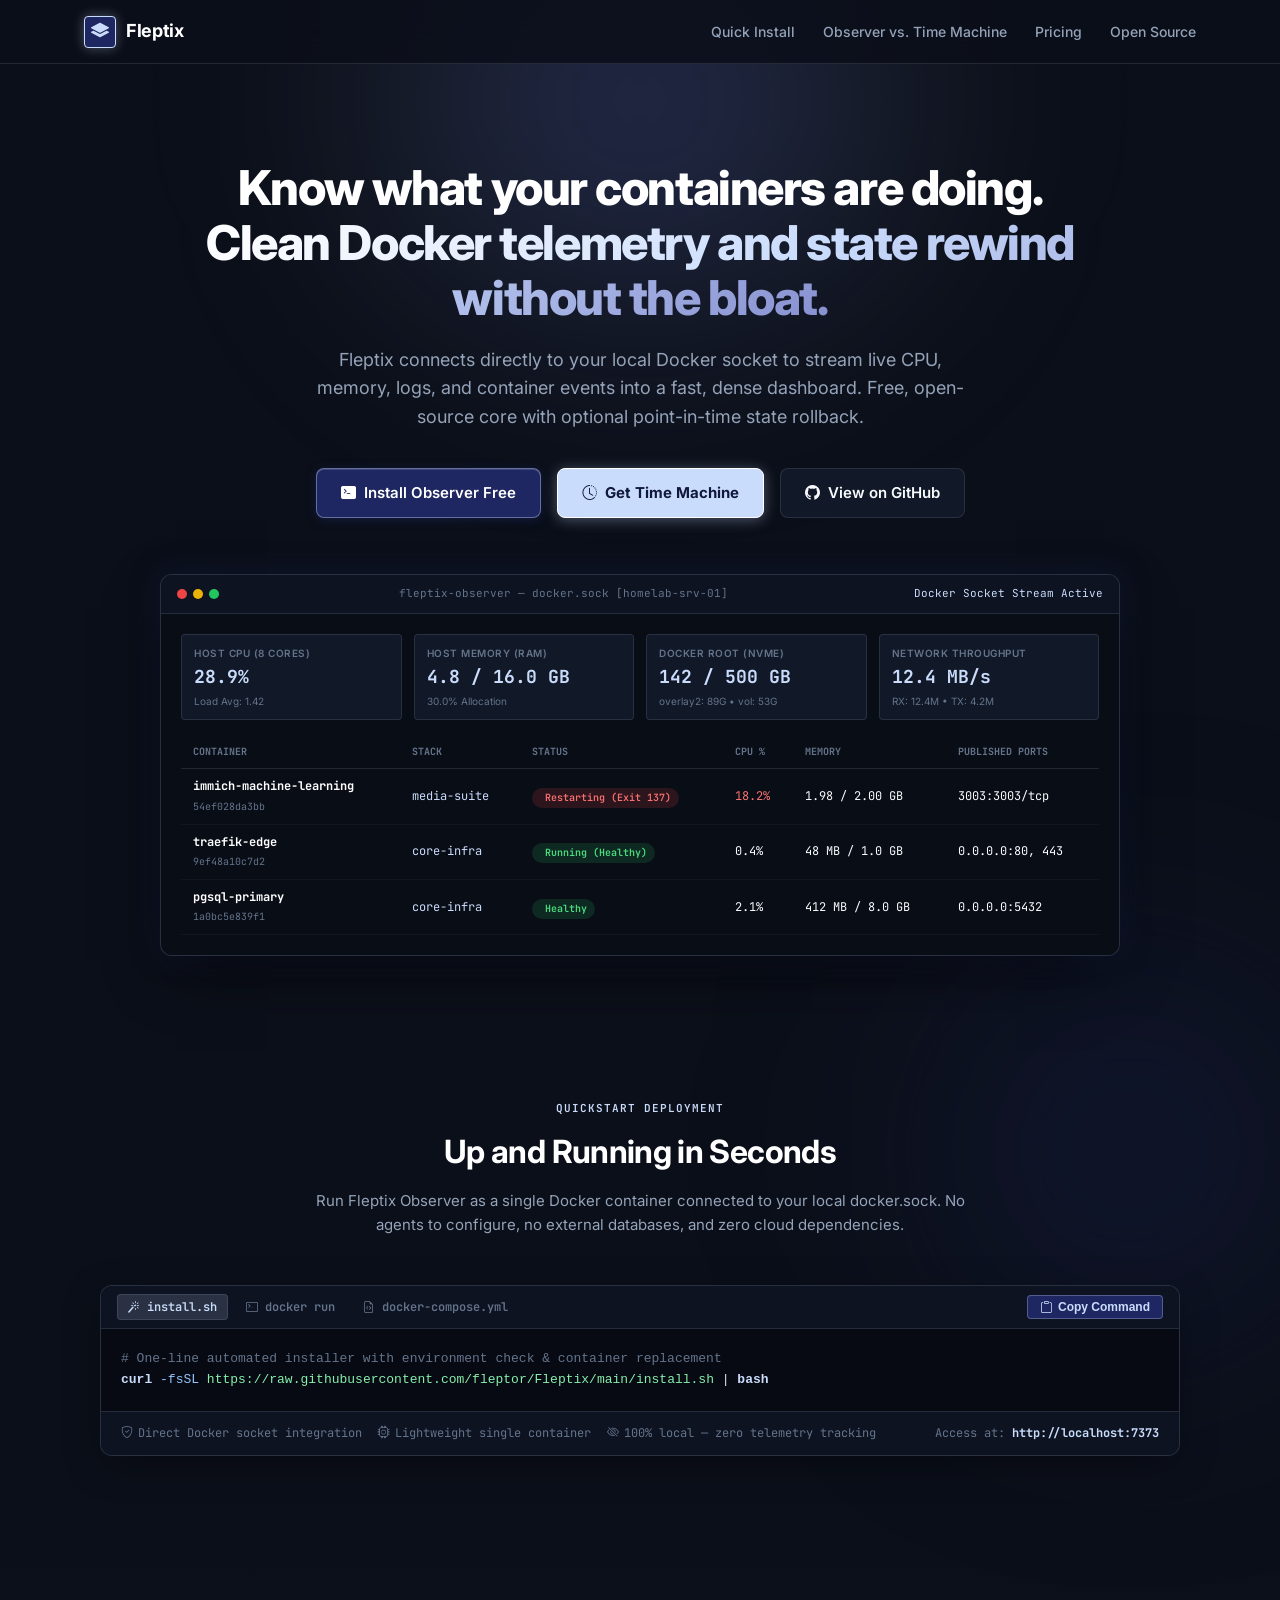
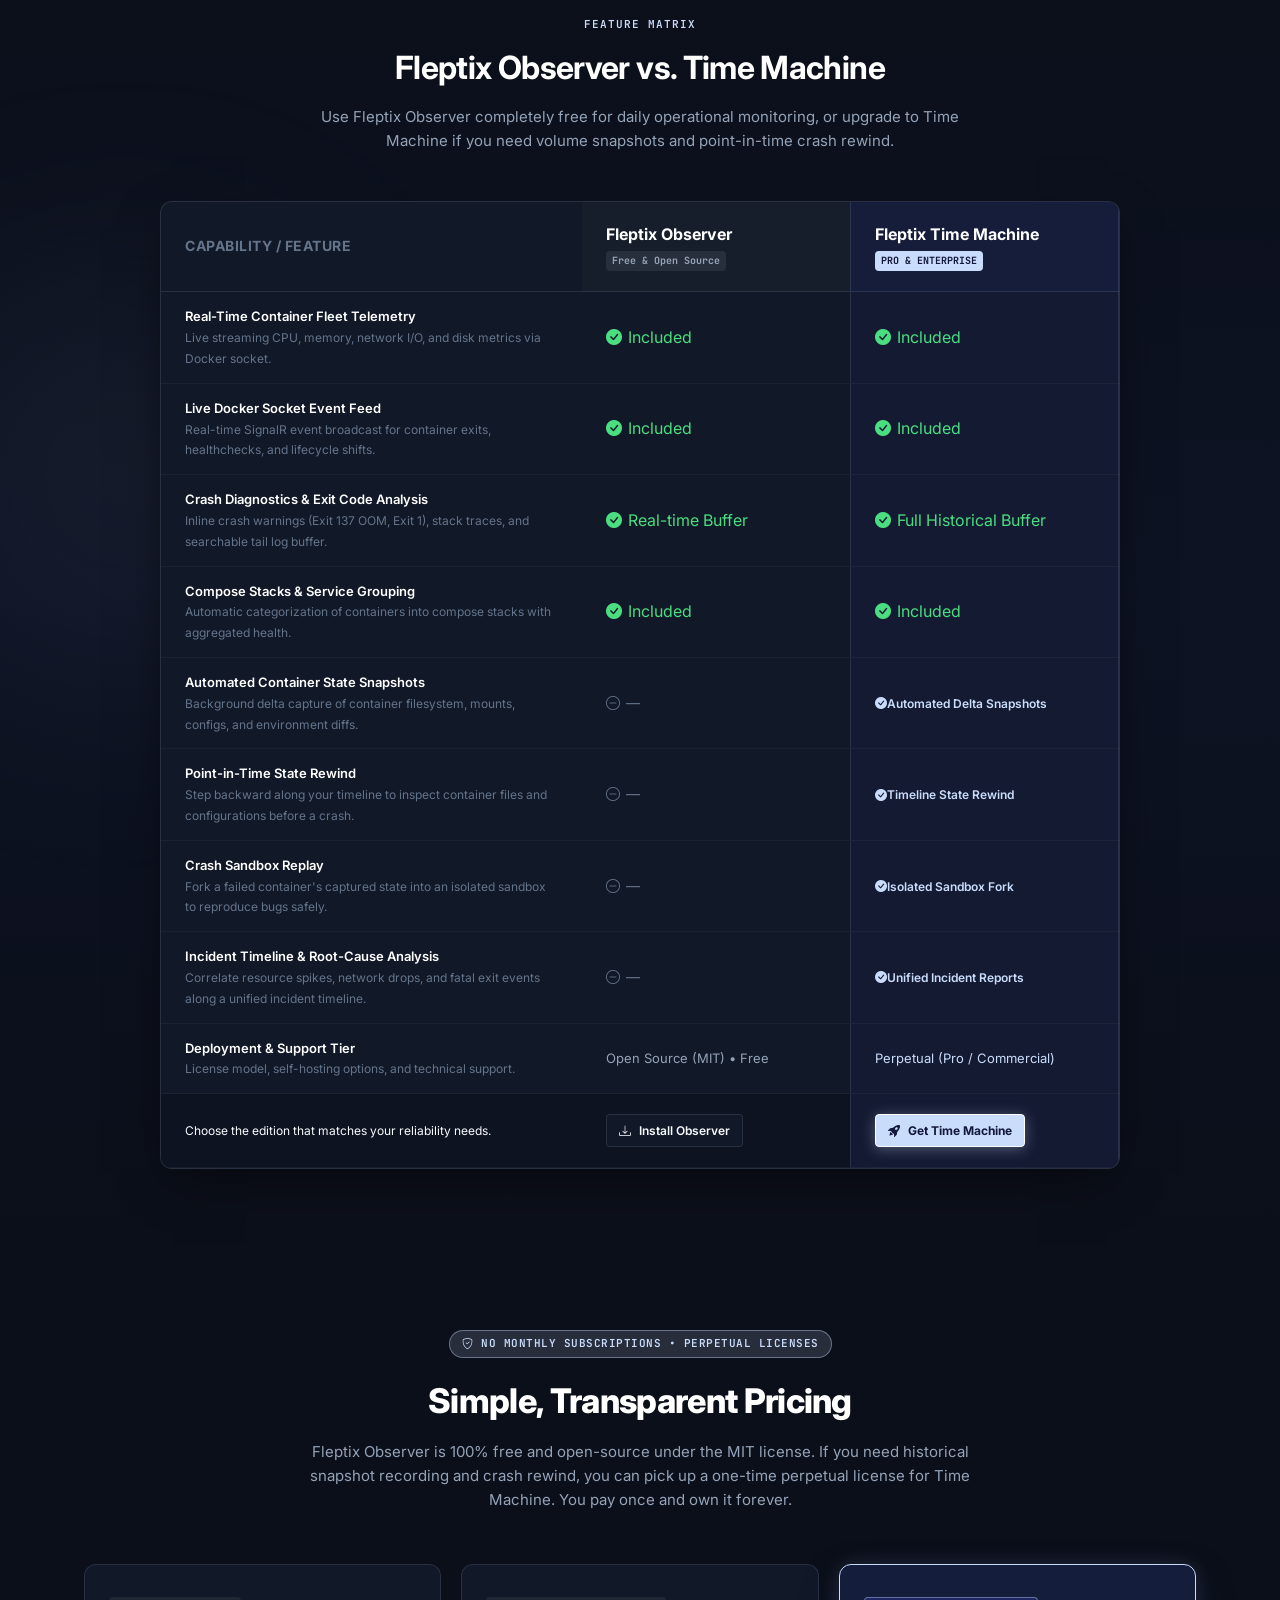
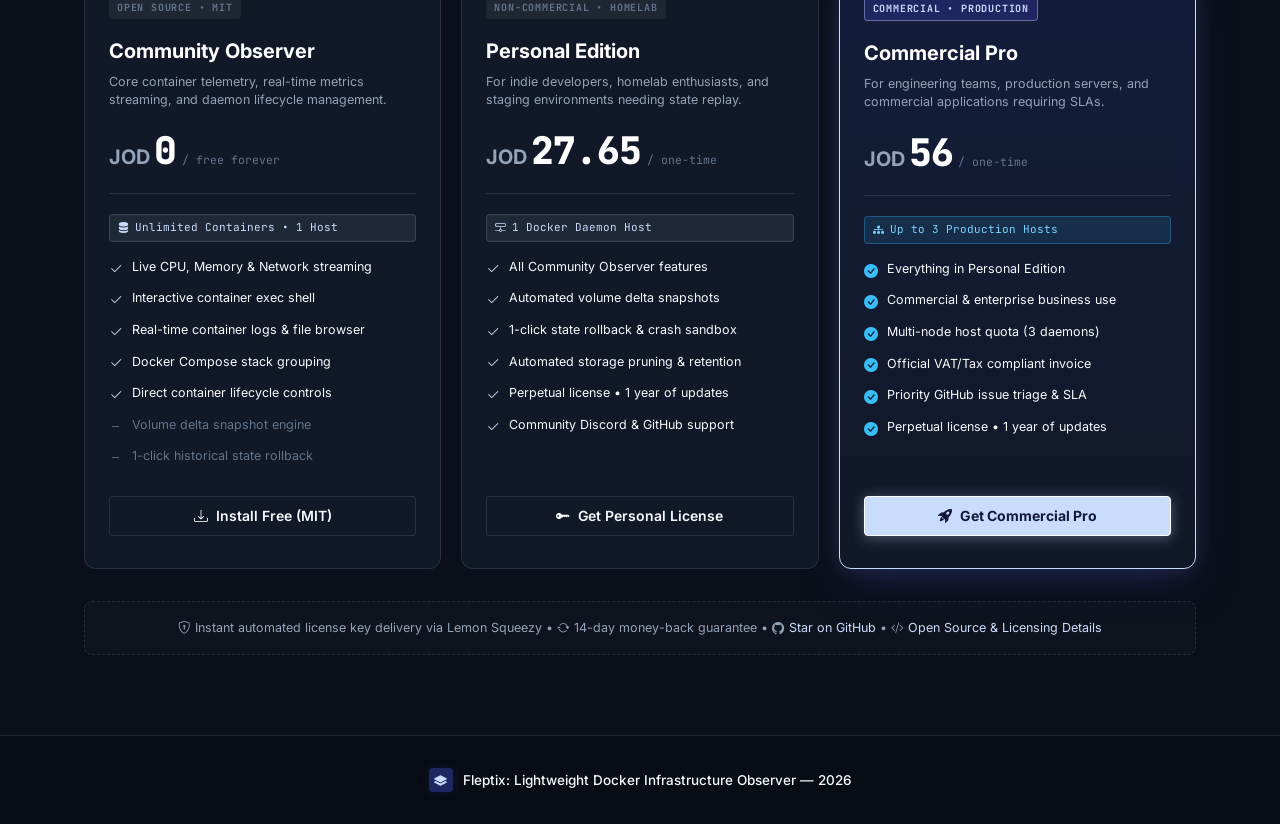
<file: docs/index.html>
<!DOCTYPE html>
<html lang="en">

<head>
  <meta charset="UTF-8" />
  <meta name="viewport" content="width=device-width, initial-scale=1.0" />
  <title>Fleptix — Real-Time Container Telemetry &amp; State Rewind</title>
  <meta name="description"
    content="Fleptix is a lightweight Docker observer providing real-time telemetry, logs, container controls, and optional point-in-time state rollback." />

  <!-- Favicon & Fonts -->
  <link rel="icon" type="image/svg+xml" href="favicon.svg" />
  <link rel="alternate icon" type="image/x-icon" href="favicon.ico" />
  <link rel="apple-touch-icon" sizes="180x180" href="apple-touch-icon.png" />
  <link rel="preconnect" href="https://fonts.googleapis.com">
  <link rel="preconnect" href="https://fonts.gstatic.com" crossorigin>
  <link
    href="https://fonts.googleapis.com/css2?family=Inter:wght@400;500;600;700;800&family=JetBrains+Mono:wght@400;500;600;700&display=swap"
    rel="stylesheet">

  <!-- Bootstrap Icons -->
  <link rel="stylesheet" href="https://cdn.jsdelivr.net/npm/bootstrap-icons@1.11.3/font/bootstrap-icons.min.css">

  <!-- Styles -->
  <link rel="stylesheet" href="styles.css" />
</head>

<body>
  <!-- Ambient Atmospheric Lighting -->
  <div class="bg-glow-orb orb-1"></div>
  <div class="bg-glow-orb orb-2"></div>
  <div class="bg-glow-orb orb-3"></div>

  <!-- Persistent Navigation Header -->
  <header class="navbar">
    <div class="container">
      <a href="#" class="brand-group" id="navBrand">
        <div class="brand-icon">
          <i class="bi bi-layers-fill"></i>
        </div>
        <span class="brand-title">Fleptix</span>
      </a>

      <nav>
        <ul class="nav-menu">
          <li><a href="#install" class="nav-link">Quick Install</a></li>
          <li><a href="#comparison" class="nav-link">Observer vs. Time Machine</a></li>
          <li><a href="#pricing" class="nav-link">Pricing</a></li>
          <li><a href="open-source.html" class="nav-link">Open Source</a></li>
        </ul>
      </nav>

    </div>
  </header>

  <!-- Hero Section -->
  <section class="hero" id="overview">
    <div class="container">

      <h1 class="hero-title">
        Know what your containers are doing. <br />
        <span class="highlight">Clean Docker telemetry and state rewind without the bloat.</span>
      </h1>

      <p class="hero-subtitle">
        Fleptix connects directly to your local Docker socket to stream live CPU, memory, logs, and container events into a fast, dense dashboard. Free, open-source core with optional point-in-time state rollback.
      </p>

      <div class="hero-cta-group">
        <a href="#install" class="btn btn-primary btn-lg" id="btnHeroInstall">
          <i class="bi bi-terminal-fill"></i>
          <span>Install Observer Free</span>
        </a>
        <a href="#pricing" class="btn btn-ice btn-lg" id="btnHeroTimeMachine">
          <i class="bi bi-clock-history"></i>
          <span>Get Time Machine</span>
        </a>
        <a href="https://github.com/Fleptor/Fleptix" target="_blank" rel="noopener" class="btn btn-secondary btn-lg"
          id="btnHeroGitHub">
          <i class="bi bi-github"></i>
          <span>View on GitHub</span>
        </a>
      </div>

      <!-- Live Mockup / UI Telemetry Preview -->
      <div class="hero-preview">
        <div class="preview-bar">
          <div class="window-dots">
            <span class="dot dot-red"></span>
            <span class="dot dot-yellow"></span>
            <span class="dot dot-green"></span>
          </div>
          <span class="preview-title">fleptix-observer &mdash; docker.sock [homelab-srv-01]</span>
          <div class="preview-status">
            <span class="pulse-dot"></span>
            <span>Docker Socket Stream Active</span>
          </div>
        </div>

        <div class="preview-body">
          <!-- Top Telemetry Row -->
          <div class="telemetry-row">
            <div class="mini-stat-card">
              <div class="stat-label">Host CPU (8 Cores)</div>
              <div class="stat-val">28.9%</div>
              <div class="stat-sub">Load Avg: 1.42</div>
            </div>
            <div class="mini-stat-card">
              <div class="stat-label">Host Memory (RAM)</div>
              <div class="stat-val">4.8 / 16.0 GB</div>
              <div class="stat-sub">30.0% Allocation</div>
            </div>
            <div class="mini-stat-card">
              <div class="stat-label">Docker Root (NVMe)</div>
              <div class="stat-val">142 / 500 GB</div>
              <div class="stat-sub">overlay2: 89G &bull; vol: 53G</div>
            </div>
            <div class="mini-stat-card">
              <div class="stat-label">Network Throughput</div>
              <div class="stat-val">12.4 MB/s</div>
              <div class="stat-sub">RX: 12.4M &bull; TX: 4.2M</div>
            </div>
          </div>

          <!-- Mini Workloads Table -->
          <table class="preview-table">
            <thead>
              <tr>
                <th>Container</th>
                <th>Stack</th>
                <th>Status</th>
                <th>CPU %</th>
                <th>Memory</th>
                <th>Published Ports</th>
              </tr>
            </thead>
            <tbody>
              <tr>
                <td><strong style="color: #ffffff;">immich-machine-learning</strong><br><span
                    style="color: #64748b; font-size: 10px;">54ef028da3bb</span></td>
                <td><span style="color: #CADCFC;">media-suite</span></td>
                <td><span class="pill pill-alert"><span class="pulse-dot"
                      style="background-color: #ef4444;"></span>Restarting (Exit 137)</span></td>
                <td><span style="color: #f87171;">18.2%</span></td>
                <td>1.98 / 2.00 GB</td>
                <td>3003:3003/tcp</td>
              </tr>
              <tr>
                <td><strong style="color: #ffffff;">traefik-edge</strong><br><span
                    style="color: #64748b; font-size: 10px;">9ef48a10c7d2</span></td>
                <td><span style="color: #CADCFC;">core-infra</span></td>
                <td><span class="pill pill-running"><span class="pulse-dot"></span>Running (Healthy)</span></td>
                <td>0.4%</td>
                <td>48 MB / 1.0 GB</td>
                <td>0.0.0.0:80, 443</td>
              </tr>
              <tr>
                <td><strong style="color: #ffffff;">pgsql-primary</strong><br><span
                    style="color: #64748b; font-size: 10px;">1a0bc5e839f1</span></td>
                <td><span style="color: #CADCFC;">core-infra</span></td>
                <td><span class="pill pill-running"><span class="pulse-dot"></span>Healthy</span></td>
                <td>2.1%</td>
                <td>412 MB / 8.0 GB</td>
                <td>0.0.0.0:5432</td>
              </tr>
            </tbody>
          </table>
        </div>
      </div>
    </div>
  </section>

  <!-- Install Section (Copy-Paste Docker Command) -->
  <section class="section" id="install">
    <div class="container">
      <div class="section-header">
        <span class="section-tag">Quickstart Deployment</span>
        <h2 class="section-title">Up and Running in Seconds</h2>
        <p class="section-subtitle">
          Run Fleptix Observer as a single Docker container connected to your local docker.sock. No agents to configure,
          no external databases, and zero cloud dependencies.
        </p>
      </div>

      <div class="install-wrapper">
        <div class="install-card">
          <div class="install-tabs">
            <div class="tab-buttons">
              <button class="install-tab-btn active" data-tab="script" id="tabBtnScript">
                <i class="bi bi-magic me-1"></i> install.sh
              </button>
              <button class="install-tab-btn" data-tab="dockerrun" id="tabBtnDockerRun">
                <i class="bi bi-terminal me-1"></i> docker run
              </button>
              <button class="install-tab-btn" data-tab="compose" id="tabBtnCompose">
                <i class="bi bi-file-earmark-code me-1"></i> docker-compose.yml
              </button>
            </div>

            <button class="copy-btn" id="copyInstallBtn" title="Copy command to clipboard">
              <i class="bi bi-clipboard"></i>
              <span>Copy Command</span>
            </button>
          </div>

          <div class="code-block">
            <pre><code id="installCodeBlock"><span class="code-comment"># One-line automated installer with environment check &amp; container replacement</span>
<span class="code-keyword">curl</span> <span class="code-arg">-fsSL</span> <span class="code-val">https://raw.githubusercontent.com/fleptor/Fleptix/main/install.sh</span> | <span class="code-keyword">bash</span></code></pre>
          </div>

          <div class="install-meta">
            <div class="meta-items">
              <div class="meta-item">
                <i class="bi bi-shield-check text-success"></i>
                <span>Direct Docker socket integration</span>
              </div>
              <div class="meta-item">
                <i class="bi bi-cpu text-info"></i>
                <span>Lightweight single container</span>
              </div>
              <div class="meta-item">
                <i class="bi bi-eye-slash text-warning"></i>
                <span>100% local &mdash; zero telemetry tracking</span>
              </div>
            </div>
            <span>Access at: <strong style="color: var(--color-ice);">http://localhost:7373</strong></span>
          </div>
        </div>
      </div>
    </div>
  </section>

  <!-- Feature Comparison Table: Observer vs. Time Machine -->
  <section class="section comparison-section" id="comparison">
    <div class="container">
      <div class="section-header">
        <span class="section-tag">Feature Matrix</span>
        <h2 class="section-title">Fleptix Observer vs. Time Machine</h2>
        <p class="section-subtitle">
          Use Fleptix Observer completely free for daily operational monitoring, or upgrade to Time Machine if you need
          volume snapshots and point-in-time crash rewind.
        </p>
      </div>

      <div class="comparison-wrapper">
        <div class="comparison-table-card">
          <table class="comparison-table">
            <thead>
              <tr>
                <th class="col-feature">Capability / Feature</th>
                <th class="col-observer">
                  <div class="plan-header">
                    <span class="plan-title">Fleptix Observer</span>
                    <span class="plan-badge badge-observer">Free &amp; Open Source</span>
                  </div>
                </th>
                <th class="col-timemachine">
                  <div class="plan-header">
                    <span class="plan-title">Fleptix Time Machine</span>
                    <span class="plan-badge badge-timemachine">PRO &amp; ENTERPRISE</span>
                  </div>
                </th>
              </tr>
            </thead>
            <tbody>
              <!-- Row 1 -->
              <tr>
                <td>
                  <span class="feature-title">Real-Time Container Fleet Telemetry</span>
                  <span class="feature-desc">Live streaming CPU, memory, network I/O, and disk metrics via Docker socket.</span>
                </td>
                <td class="col-observer">
                  <span class="icon-check"><i class="bi bi-check-circle-fill"></i> Included</span>
                </td>
                <td class="col-timemachine">
                  <span class="icon-check"><i class="bi bi-check-circle-fill"></i> Included</span>
                </td>
              </tr>

              <!-- Row 2 -->
              <tr>
                <td>
                  <span class="feature-title">Live Docker Socket Event Feed</span>
                  <span class="feature-desc">Real-time SignalR event broadcast for container exits, healthchecks, and lifecycle shifts.</span>
                </td>
                <td class="col-observer">
                  <span class="icon-check"><i class="bi bi-check-circle-fill"></i> Included</span>
                </td>
                <td class="col-timemachine">
                  <span class="icon-check"><i class="bi bi-check-circle-fill"></i> Included</span>
                </td>
              </tr>

              <!-- Row 3 -->
              <tr>
                <td>
                  <span class="feature-title">Crash Diagnostics &amp; Exit Code Analysis</span>
                  <span class="feature-desc">Inline crash warnings (Exit 137 OOM, Exit 1), stack traces, and searchable tail log buffer.</span>
                </td>
                <td class="col-observer">
                  <span class="icon-check"><i class="bi bi-check-circle-fill"></i> Real-time Buffer</span>
                </td>
                <td class="col-timemachine">
                  <span class="icon-check"><i class="bi bi-check-circle-fill"></i> Full Historical Buffer</span>
                </td>
              </tr>

              <!-- Row 4 -->
              <tr>
                <td>
                  <span class="feature-title">Compose Stacks &amp; Service Grouping</span>
                  <span class="feature-desc">Automatic categorization of containers into compose stacks with aggregated health.</span>
                </td>
                <td class="col-observer">
                  <span class="icon-check"><i class="bi bi-check-circle-fill"></i> Included</span>
                </td>
                <td class="col-timemachine">
                  <span class="icon-check"><i class="bi bi-check-circle-fill"></i> Included</span>
                </td>
              </tr>

              <!-- Row 5 -->
              <tr>
                <td>
                  <span class="feature-title">Automated Container State Snapshots</span>
                  <span class="feature-desc">Background delta capture of container filesystem, mounts, configs, and environment diffs.</span>
                </td>
                <td class="col-observer">
                  <span class="icon-cross"><i class="bi bi-dash-circle"></i> &mdash;</span>
                </td>
                <td class="col-timemachine">
                  <span class="text-pro"><i class="bi bi-check-circle-fill text-success me-1"></i>Automated Delta Snapshots</span>
                </td>
              </tr>

              <!-- Row 6 -->
              <tr>
                <td>
                  <span class="feature-title">Point-in-Time State Rewind</span>
                  <span class="feature-desc">Step backward along your timeline to inspect container files and configurations before a crash.</span>
                </td>
                <td class="col-observer">
                  <span class="icon-cross"><i class="bi bi-dash-circle"></i> &mdash;</span>
                </td>
                <td class="col-timemachine">
                  <span class="text-pro"><i class="bi bi-check-circle-fill text-success me-1"></i>Timeline State Rewind</span>
                </td>
              </tr>

              <!-- Row 7 -->
              <tr>
                <td>
                  <span class="feature-title">Crash Sandbox Replay</span>
                  <span class="feature-desc">Fork a failed container's captured state into an isolated sandbox to reproduce bugs safely.</span>
                </td>
                <td class="col-observer">
                  <span class="icon-cross"><i class="bi bi-dash-circle"></i> &mdash;</span>
                </td>
                <td class="col-timemachine">
                  <span class="text-pro"><i class="bi bi-check-circle-fill text-success me-1"></i>Isolated Sandbox Fork</span>
                </td>
              </tr>

              <!-- Row 8 -->
              <tr>
                <td>
                  <span class="feature-title">Incident Timeline &amp; Root-Cause Analysis</span>
                  <span class="feature-desc">Correlate resource spikes, network drops, and fatal exit events along a unified incident timeline.</span>
                </td>
                <td class="col-observer">
                  <span class="icon-cross"><i class="bi bi-dash-circle"></i> &mdash;</span>
                </td>
                <td class="col-timemachine">
                  <span class="text-pro"><i class="bi bi-check-circle-fill text-success me-1"></i>Unified Incident Reports</span>
                </td>
              </tr>

              <!-- Row 9 -->
              <tr>
                <td>
                  <span class="feature-title">Deployment &amp; Support Tier</span>
                  <span class="feature-desc">License model, self-hosting options, and technical support.</span>
                </td>
                <td class="col-observer">
                  <span class="font-mono" style="color: var(--text-muted);">Open Source (MIT) &bull; Free</span>
                </td>
                <td class="col-timemachine">
                  <span class="font-mono fw-bold" style="color: var(--color-ice);">Perpetual (Pro / Commercial)</span>
                </td>
              </tr>

              <!-- Footer CTA Row -->
              <tr class="comparison-footer-row">
                <td>
                  <span class="font-mono text-muted" style="font-size: 12px;">Choose the edition that matches your
                    reliability needs.</span>
                </td>
                <td class="col-observer">
                  <a href="#install" class="btn btn-secondary btn-sm w-100">
                    <i class="bi bi-download"></i>
                    <span>Install Observer</span>
                  </a>
                </td>
                <td class="col-timemachine">
                  <a href="#pricing" class="btn btn-ice btn-sm w-100" id="btnTableGetTimeMachine">
                    <i class="bi bi-rocket-takeoff-fill"></i>
                    <span>Get Time Machine</span>
                  </a>
                </td>
              </tr>
            </tbody>
          </table>
        </div>
      </div>
    </div>
  </section>

  <!-- Pricing & Editions Section -->
  <section class="pricing-section" id="pricing">
    <span id="get-time-machine" style="position: absolute; top: -60px;"></span>
    <div class="container">
      <div class="pricing-header">
        <div class="pricing-pill">
          <i class="bi bi-shield-check"></i>
          <span>NO MONTHLY SUBSCRIPTIONS &bull; PERPETUAL LICENSES</span>
        </div>
        <h2 class="pricing-title">Simple, Transparent Pricing</h2>
        <p class="pricing-subtitle">
          Fleptix Observer is 100% free and open-source under the MIT license. If you need historical snapshot recording
          and crash rewind, you can pick up a one-time perpetual license for Time Machine. You pay once and own it forever.
        </p>
      </div>

      <div class="pricing-grid">
        <!-- Tier 1: Community Edition -->
        <div class="pricing-card">
          <div class="pricing-tier-tag">OPEN SOURCE &bull; MIT</div>
          <h3 class="pricing-tier-name">Community Observer</h3>
          <p class="pricing-tier-desc">Core container telemetry, real-time metrics streaming, and daemon lifecycle
            management.</p>

          <div class="pricing-price-wrap">
            <span class="pricing-currency">JOD</span>
            <span class="pricing-amount">0</span>
            <span class="pricing-period">/ free forever</span>
          </div>

          <div class="pricing-node-badge">
            <i class="bi bi-server"></i>
            <span>Unlimited Containers &bull; 1 Host</span>
          </div>

          <ul class="pricing-features">
            <li class="pricing-feature-item">
              <i class="bi bi-check2"></i>
              <span>Live CPU, Memory &amp; Network streaming</span>
            </li>
            <li class="pricing-feature-item">
              <i class="bi bi-check2"></i>
              <span>Interactive container exec shell</span>
            </li>
            <li class="pricing-feature-item">
              <i class="bi bi-check2"></i>
              <span>Real-time container logs &amp; file browser</span>
            </li>
            <li class="pricing-feature-item">
              <i class="bi bi-check2"></i>
              <span>Docker Compose stack grouping</span>
            </li>
            <li class="pricing-feature-item">
              <i class="bi bi-check2"></i>
              <span>Direct container lifecycle controls</span>
            </li>
            <li class="pricing-feature-item muted">
              <i class="bi bi-dash"></i>
              <span>Volume delta snapshot engine</span>
            </li>
            <li class="pricing-feature-item muted">
              <i class="bi bi-dash"></i>
              <span>1-click historical state rollback</span>
            </li>
          </ul>

          <a href="#install" class="btn btn-secondary w-100 font-mono" id="btnInstallCommunity">
            <i class="bi bi-download me-1"></i>
            <span>Install Free (MIT)</span>
          </a>
        </div>

        <!-- Tier 2: Personal / Homelab -->
        <div class="pricing-card">
          <div class="pricing-tier-tag">NON-COMMERCIAL &bull; HOMELAB</div>
          <h3 class="pricing-tier-name">Personal Edition</h3>
          <p class="pricing-tier-desc">For indie developers, homelab enthusiasts, and staging environments needing state
            replay.</p>

          <div class="pricing-price-wrap">
            <span class="pricing-currency">JOD</span>
            <span class="pricing-amount">27.65</span>
            <span class="pricing-period">/ one-time</span>
          </div>

          <div class="pricing-node-badge">
            <i class="bi bi-hdd-network"></i>
            <span>1 Docker Daemon Host</span>
          </div>

          <ul class="pricing-features">
            <li class="pricing-feature-item">
              <i class="bi bi-check2"></i>
              <span>All Community Observer features</span>
            </li>
            <li class="pricing-feature-item">
              <i class="bi bi-check2"></i>
              <span>Automated volume delta snapshots</span>
            </li>
            <li class="pricing-feature-item">
              <i class="bi bi-check2"></i>
              <span>1-click state rollback &amp; crash sandbox</span>
            </li>
            <li class="pricing-feature-item">
              <i class="bi bi-check2"></i>
              <span>Automated storage pruning &amp; retention</span>
            </li>
            <li class="pricing-feature-item">
              <i class="bi bi-check2"></i>
              <span>Perpetual license &bull; 1 year of updates</span>
            </li>
            <li class="pricing-feature-item">
              <i class="bi bi-check2"></i>
              <span>Community Discord &amp; GitHub support</span>
            </li>
          </ul>

          <a href="https://fleptix.lemonsqueezy.com/checkout/buy/a7ebac84-9fb0-4460-bfa0-666dee1bc88f?enabled=2112392"
            target="_blank" rel="noopener" class="btn btn-secondary w-100 font-mono" id="btnBuyPersonal">
            <i class="bi bi-key-fill me-1"></i>
            <span>Get Personal License</span>
          </a>
        </div>

        <!-- Tier 3: Commercial / Team (Featured) -->
        <div class="pricing-card featured">
          <div class="pricing-tier-tag">COMMERCIAL &bull; PRODUCTION</div>
          <h3 class="pricing-tier-name">Commercial Pro</h3>
          <p class="pricing-tier-desc">For engineering teams, production servers, and commercial applications requiring
            SLAs.</p>

          <div class="pricing-price-wrap">
            <span class="pricing-currency">JOD</span>
            <span class="pricing-amount">56</span>
            <span class="pricing-period">/ one-time</span>
          </div>

          <div class="pricing-node-badge"
            style="background: rgba(56, 189, 248, 0.12); border-color: rgba(56, 189, 248, 0.3); color: #7dd3fc;">
            <i class="bi bi-diagram-3-fill"></i>
            <span>Up to 3 Production Hosts</span>
          </div>

          <ul class="pricing-features">
            <li class="pricing-feature-item">
              <i class="bi bi-check-circle-fill"></i>
              <span>Everything in Personal Edition</span>
            </li>
            <li class="pricing-feature-item">
              <i class="bi bi-check-circle-fill"></i>
              <span>Commercial &amp; enterprise business use</span>
            </li>
            <li class="pricing-feature-item">
              <i class="bi bi-check-circle-fill"></i>
              <span>Multi-node host quota (3 daemons)</span>
            </li>
            <li class="pricing-feature-item">
              <i class="bi bi-check-circle-fill"></i>
              <span>Official VAT/Tax compliant invoice</span>
            </li>
            <li class="pricing-feature-item">
              <i class="bi bi-check-circle-fill"></i>
              <span>Priority GitHub issue triage &amp; SLA</span>
            </li>
            <li class="pricing-feature-item">
              <i class="bi bi-check-circle-fill"></i>
              <span>Perpetual license &bull; 1 year of updates</span>
            </li>
          </ul>

          <a href="https://fleptix.lemonsqueezy.com/checkout/buy/1e91414e-f339-4037-9c64-a9865e20e546?enabled=2112410"
            target="_blank" rel="noopener" class="btn btn-ice w-100 font-mono" id="btnBuyCommercial">
            <i class="bi bi-rocket-takeoff-fill me-1"></i>
            <span>Get Commercial Pro</span>
          </a>
        </div>
      </div>

      <div class="pricing-footer-note">
        <div class="d-flex align-items-center justify-content-center gap-3 flex-wrap">
          <span><i class="bi bi-shield-lock me-1"></i> Instant automated license key delivery via Lemon Squeezy</span>
          <span>&bull;</span>
          <span><i class="bi bi-arrow-repeat me-1"></i> 14-day money-back guarantee</span>
          <span>&bull;</span>
          <span><i class="bi bi-github me-1"></i> <a href="https://github.com/Fleptor/Fleptix" target="_blank"
              rel="noopener" style="color: var(--color-ice); text-decoration: none;">Star on GitHub</a></span>
          <span>&bull;</span>
          <span><i class="bi bi-code-slash me-1"></i> <a href="open-source.html" style="color: var(--color-ice); text-decoration: none;">Open Source &amp; Licensing Details</a></span>
        </div>
      </div>
    </div>
  </section>

  <!-- Footer -->
  <footer class="footer">
    <div class="container">
      <div class="footer-brand">
        <div class="brand-icon">
          <i class="bi bi-layers-fill"></i>
        </div>
        <span>Fleptix: Lightweight Docker Infrastructure Observer &mdash; 2026</span>
      </div>
    </div>
  </footer>

  <!-- Toast Notification Container for Interactive Copy -->
  <div class="toast-msg" id="toastMsg">
    <i class="bi bi-check-circle-fill text-success"></i>
    <span class="toast-text">Copied to clipboard!</span>
  </div>

  <!-- Interactive Script with cache busting -->
  <script src="script.js?v=2.3"></script>
</body>

</html>
</file>
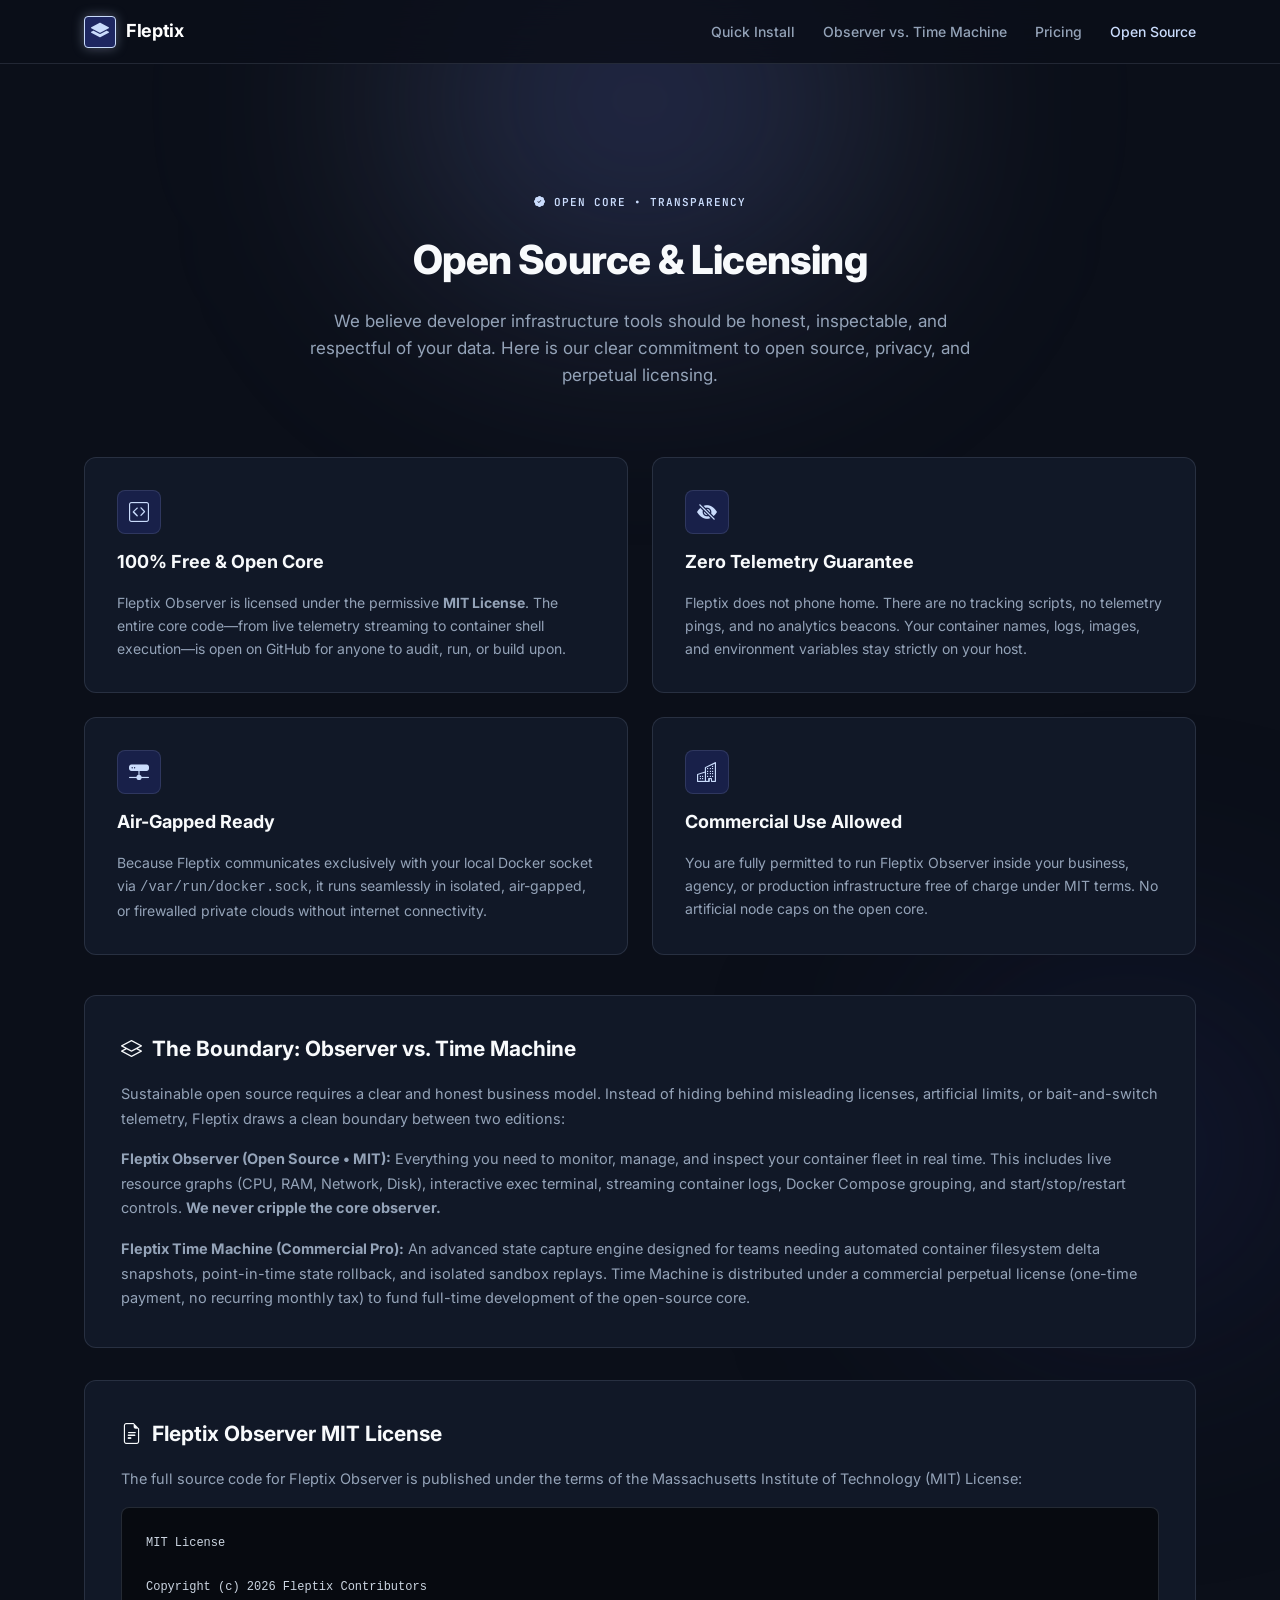
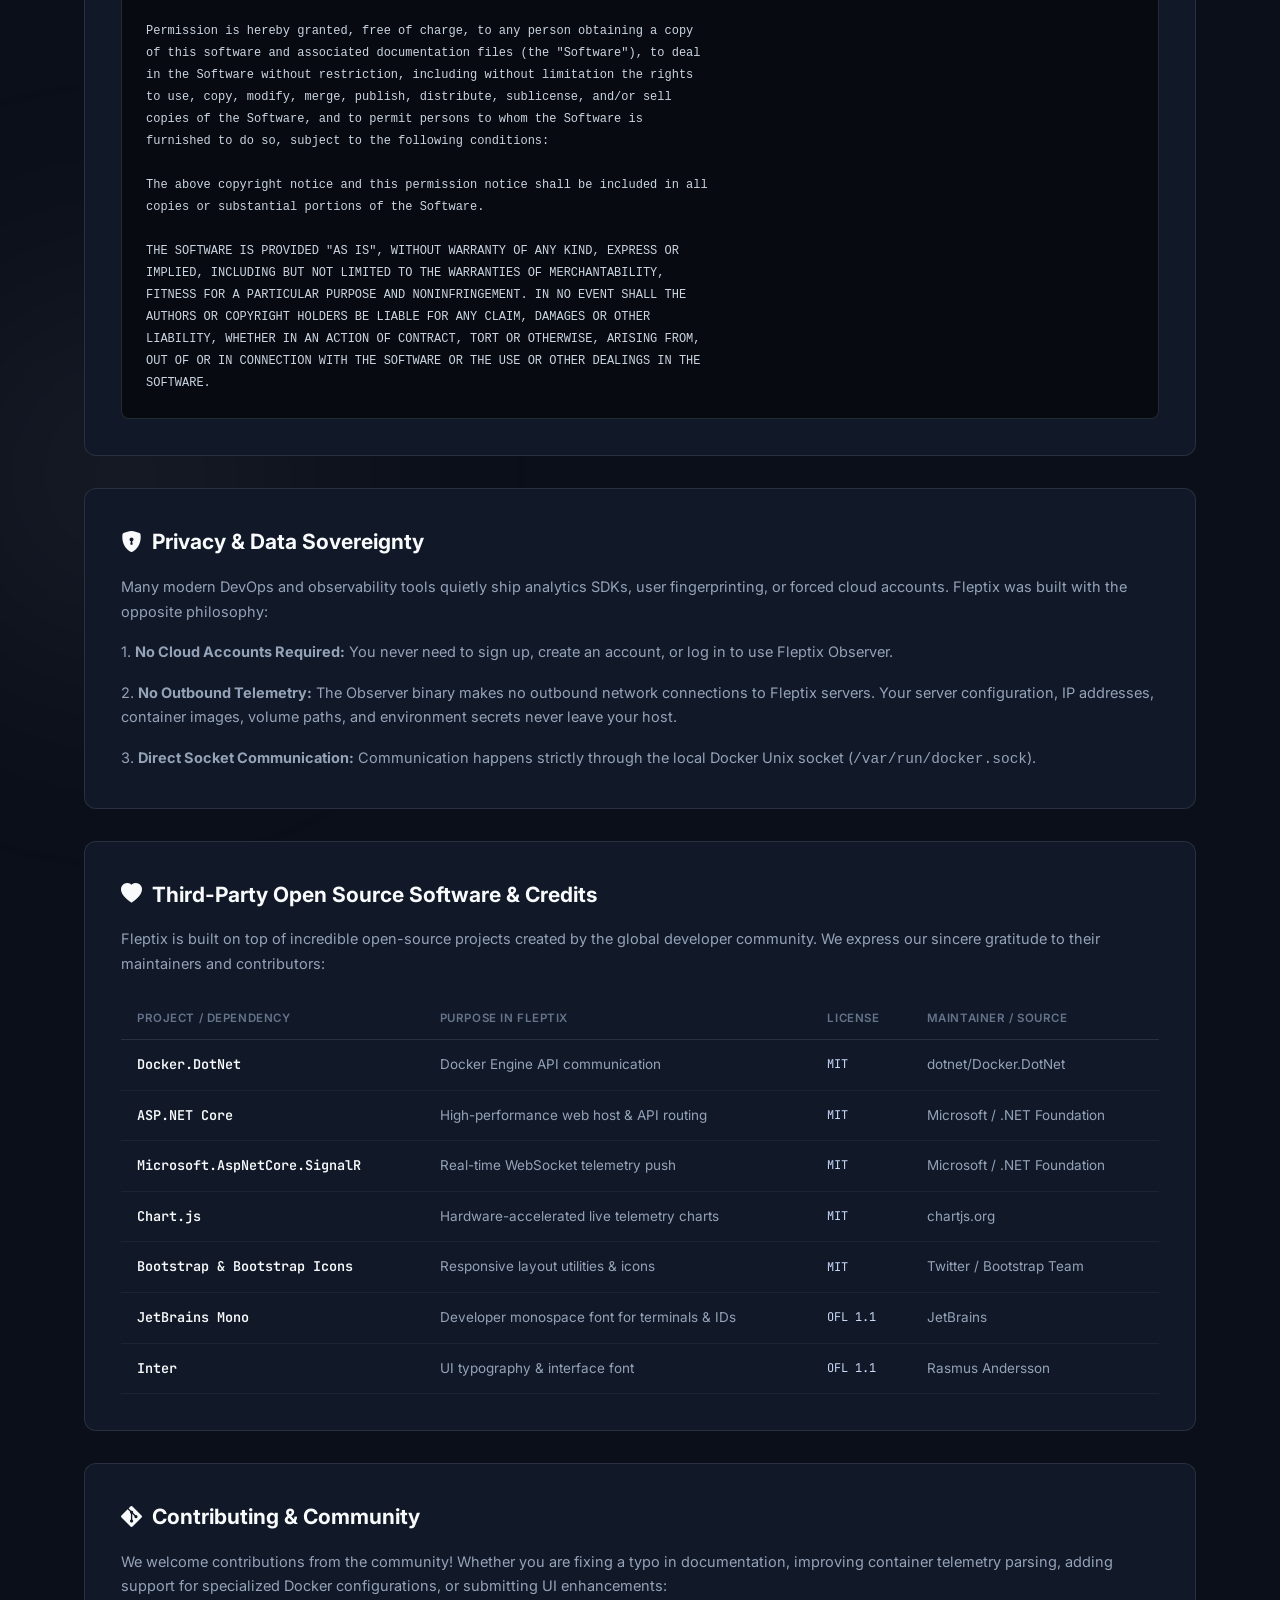
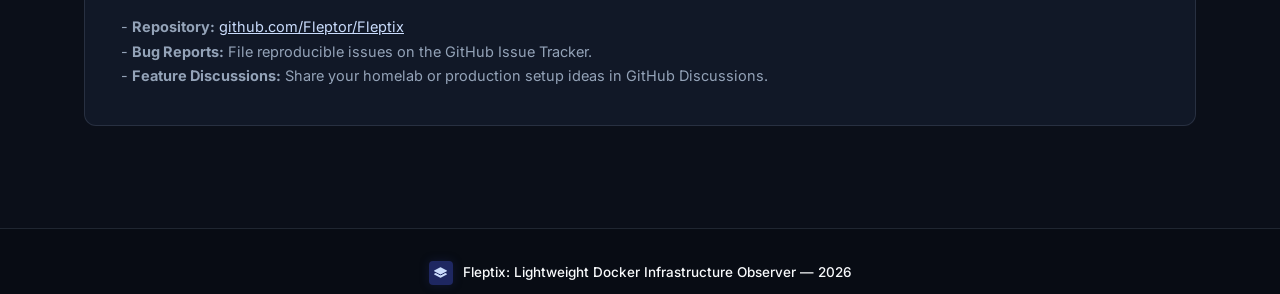
<file: docs/licensing.html>
<!DOCTYPE html>
<html lang="en">
<head>
  <meta charset="UTF-8">
  <meta http-equiv="refresh" content="0; url=open-source.html">
  <title>Redirecting to Open Source &amp; Licensing...</title>
  <link rel="canonical" href="open-source.html">
  <script>window.location.replace("open-source.html");</script>
</head>
<body>
  <p>Redirecting to <a href="open-source.html">Open Source &amp; Licensing</a>...</p>
</body>
</html>
</file>
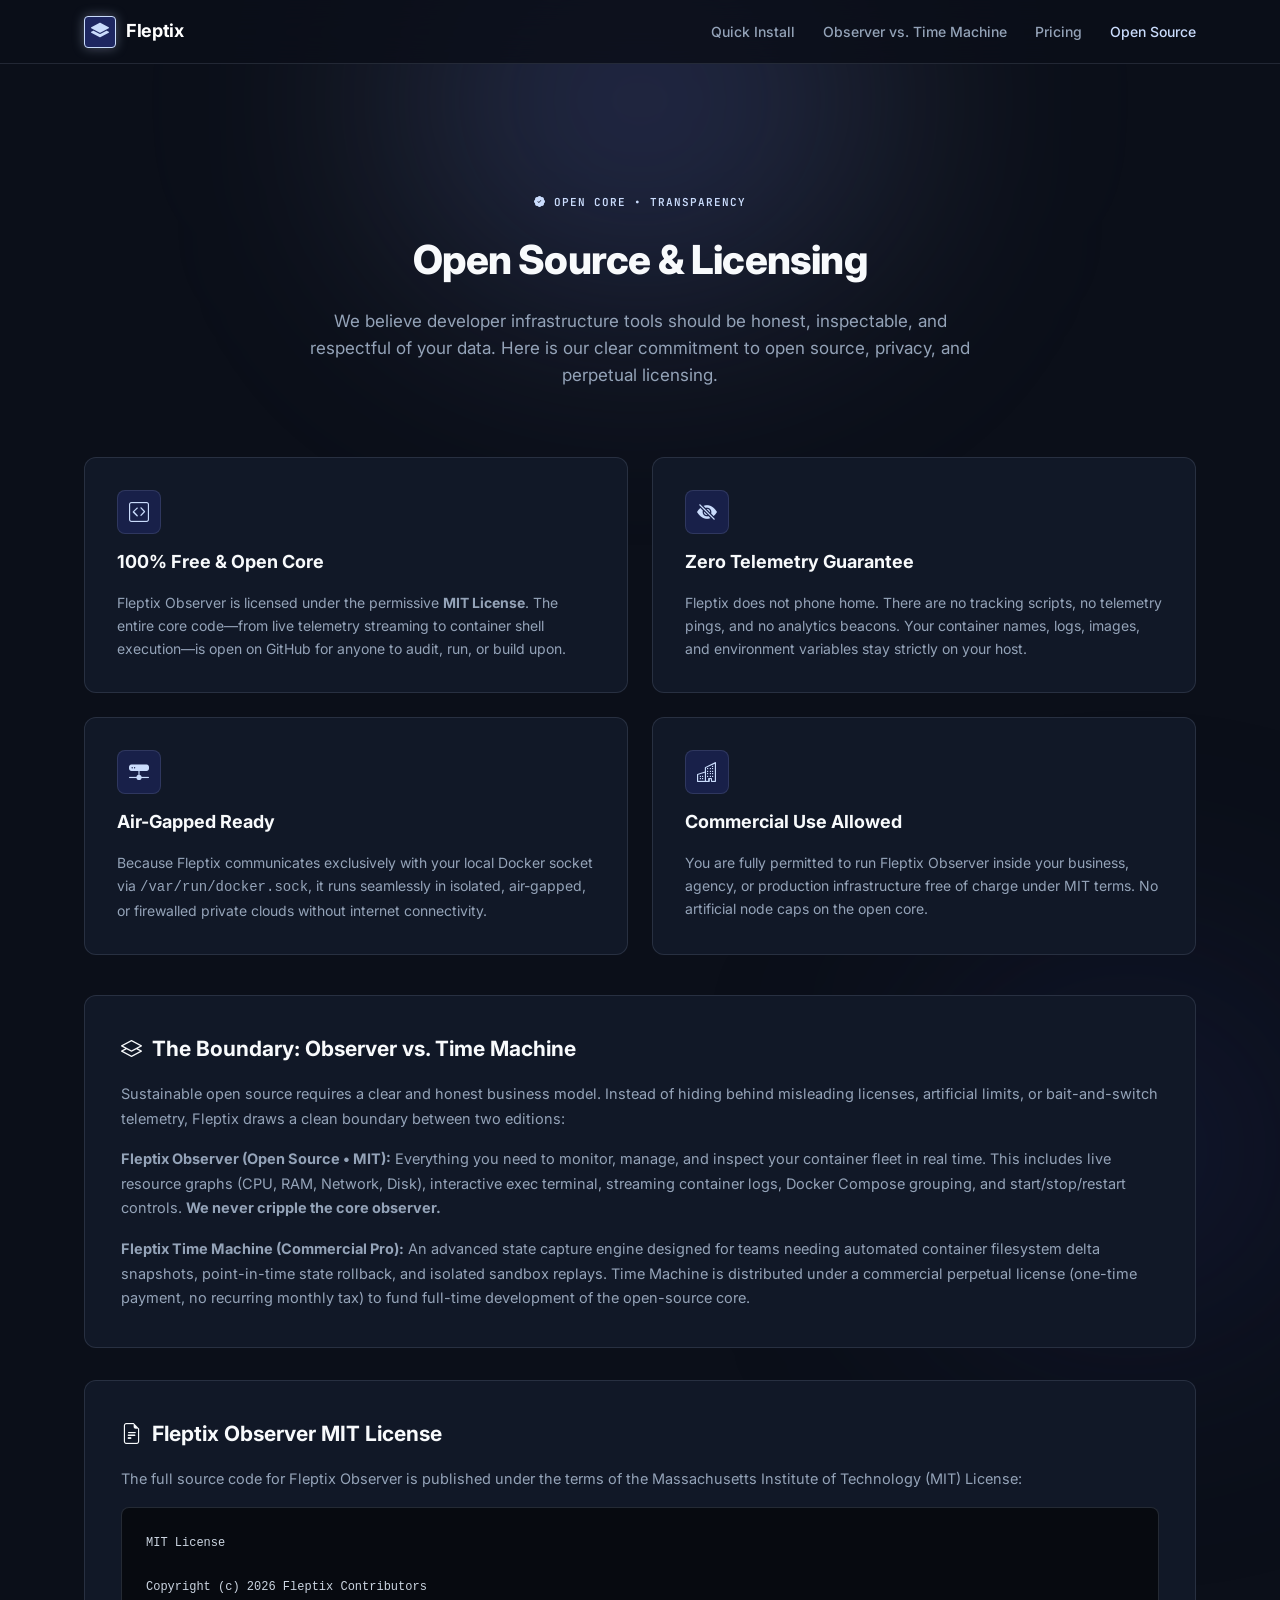
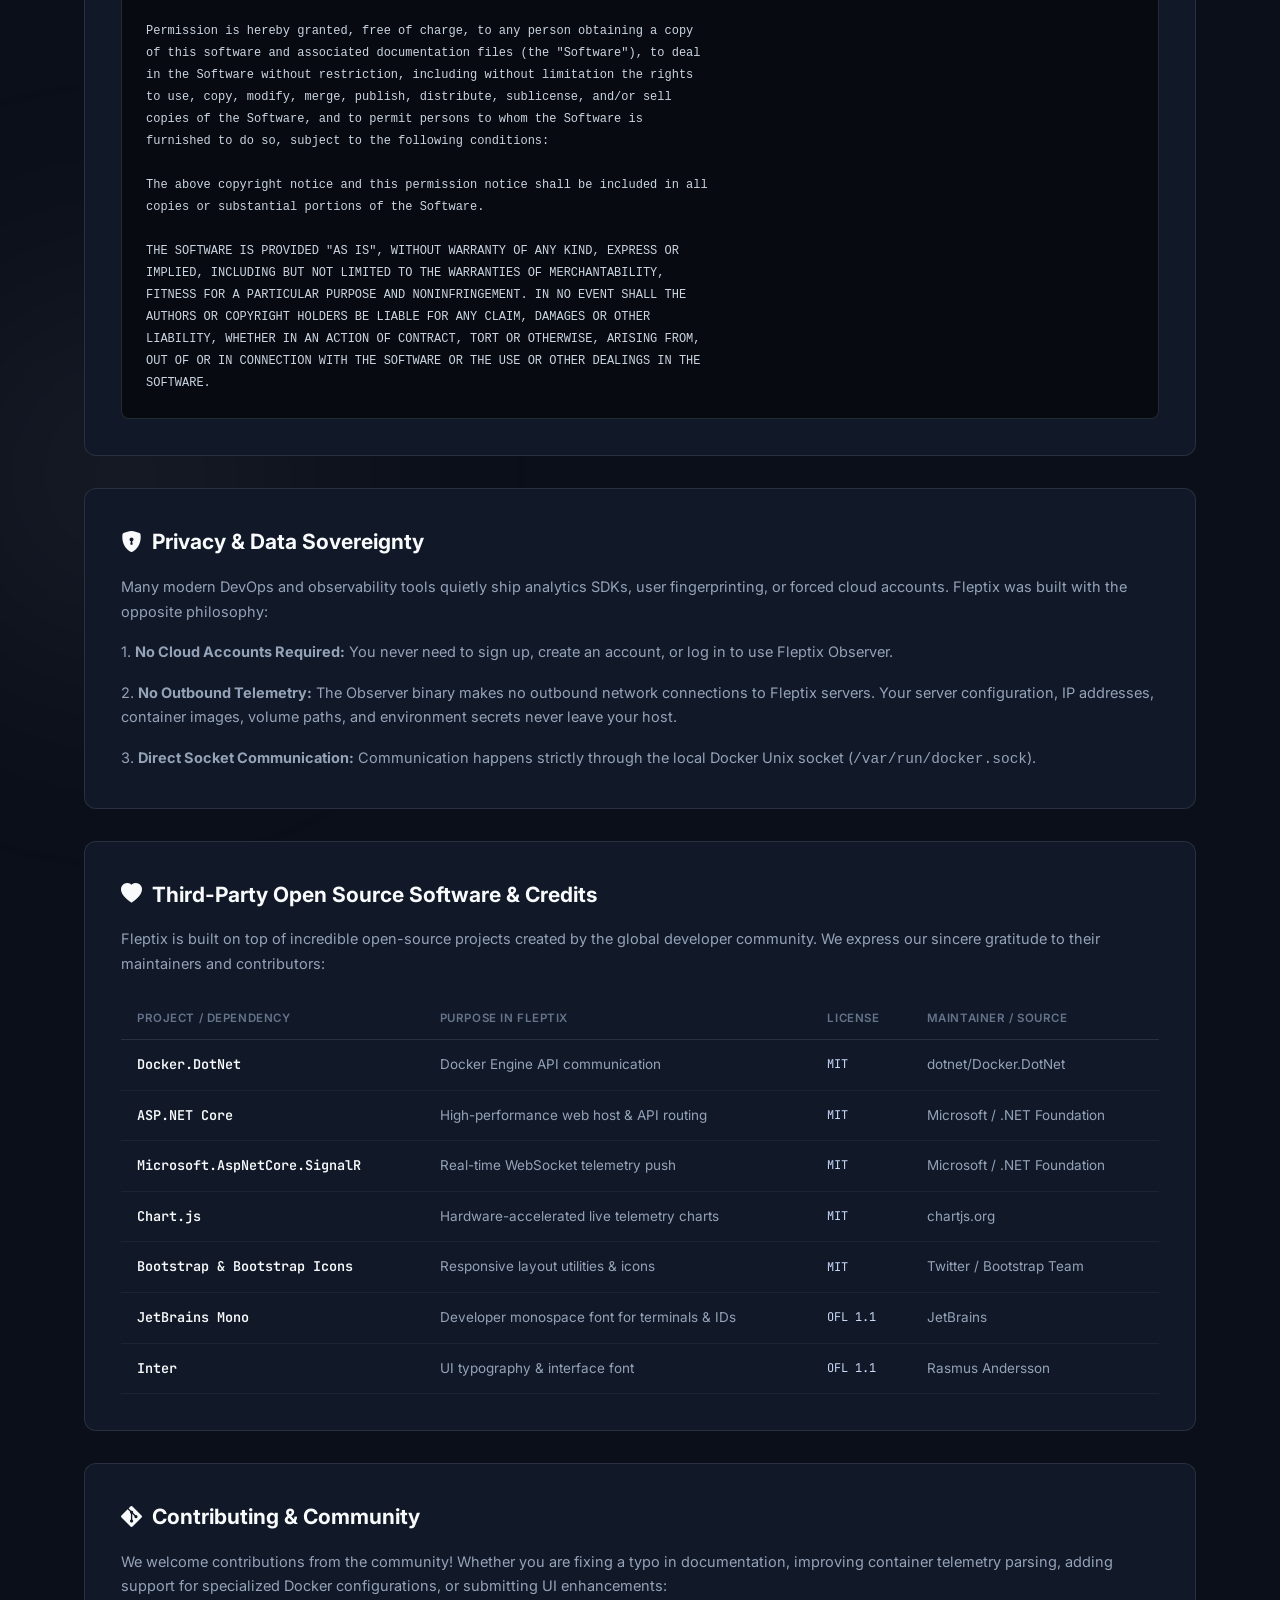
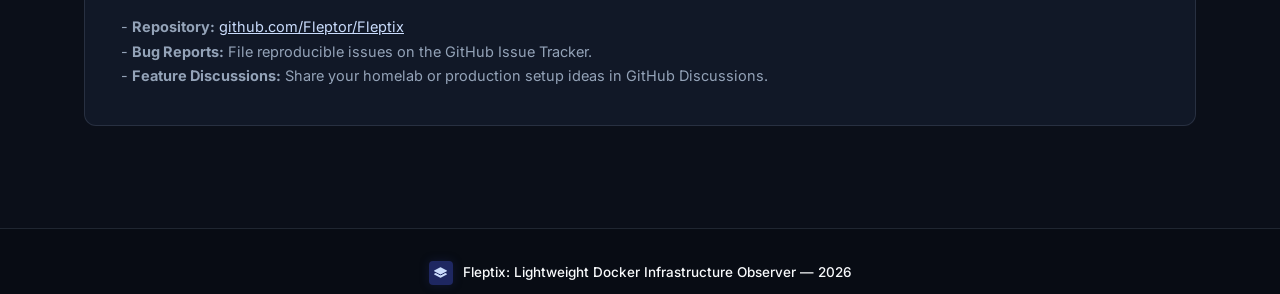
<file: docs/open-source.html>
<!DOCTYPE html>
<html lang="en">

<head>
  <meta charset="UTF-8" />
  <meta name="viewport" content="width=device-width, initial-scale=1.0" />
  <title>Open Source &amp; Licensing — Fleptix</title>
  <meta name="description"
    content="Fleptix open-source philosophy, MIT licensing terms, zero-telemetry guarantee, and commercial Time Machine separation." />

  <!-- Favicon & Fonts -->
  <link rel="icon" type="image/svg+xml" href="favicon.svg" />
  <link rel="alternate icon" type="image/x-icon" href="favicon.ico" />
  <link rel="apple-touch-icon" sizes="180x180" href="apple-touch-icon.png" />
  <link rel="preconnect" href="https://fonts.googleapis.com">
  <link rel="preconnect" href="https://fonts.gstatic.com" crossorigin>
  <link
    href="https://fonts.googleapis.com/css2?family=Inter:wght@400;500;600;700;800&family=JetBrains+Mono:wght@400;500;600;700&display=swap"
    rel="stylesheet">

  <!-- Bootstrap Icons -->
  <link rel="stylesheet" href="https://cdn.jsdelivr.net/npm/bootstrap-icons@1.11.3/font/bootstrap-icons.min.css">

  <!-- Styles -->
  <link rel="stylesheet" href="styles.css" />
</head>

<body>
  <!-- Ambient Atmospheric Lighting -->
  <div class="bg-glow-orb orb-1"></div>
  <div class="bg-glow-orb orb-2"></div>
  <div class="bg-glow-orb orb-3"></div>

  <!-- Persistent Navigation Header -->
  <header class="navbar">
    <div class="container">
      <a href="index.html" class="brand-group" id="navBrand">
        <div class="brand-icon">
          <i class="bi bi-layers-fill"></i>
        </div>
        <span class="brand-title">Fleptix</span>
      </a>

      <nav>
        <ul class="nav-menu">
          <li><a href="index.html#install" class="nav-link">Quick Install</a></li>
          <li><a href="index.html#comparison" class="nav-link">Observer vs. Time Machine</a></li>
          <li><a href="index.html#pricing" class="nav-link">Pricing</a></li>
          <li><a href="open-source.html" class="nav-link active" style="color: var(--color-ice);">Open Source</a></li>
        </ul>
      </nav>
    </div>
  </header>

  <!-- Page Header -->
  <section class="page-header">
    <div class="container">
      <span class="section-tag"><i class="bi bi-patch-check-fill me-1"></i> Open Core &bull; Transparency</span>
      <h1 class="page-title">Open Source &amp; Licensing</h1>
      <p class="page-subtitle">
        We believe developer infrastructure tools should be honest, inspectable, and respectful of your data.
        Here is our clear commitment to open source, privacy, and perpetual licensing.
      </p>
    </div>
  </section>

  <!-- Main Content Sections -->
  <main class="os-section">
    <div class="container">

      <!-- Core Pillars Grid -->
      <div class="os-grid">
        <div class="os-card">
          <div class="os-card-icon">
            <i class="bi bi-code-square"></i>
          </div>
          <h3 class="os-card-title">100% Free &amp; Open Core</h3>
          <p class="os-card-text">
            Fleptix Observer is licensed under the permissive <strong>MIT License</strong>. The entire core code—from live
            telemetry streaming to container shell execution—is open on GitHub for anyone to audit, run, or build upon.
          </p>
        </div>

        <div class="os-card">
          <div class="os-card-icon">
            <i class="bi bi-eye-slash-fill"></i>
          </div>
          <h3 class="os-card-title">Zero Telemetry Guarantee</h3>
          <p class="os-card-text">
            Fleptix does not phone home. There are no tracking scripts, no telemetry pings, and no analytics beacons.
            Your container names, logs, images, and environment variables stay strictly on your host.
          </p>
        </div>

        <div class="os-card">
          <div class="os-card-icon">
            <i class="bi bi-hdd-network-fill"></i>
          </div>
          <h3 class="os-card-title">Air-Gapped Ready</h3>
          <p class="os-card-text">
            Because Fleptix communicates exclusively with your local Docker socket via <code>/var/run/docker.sock</code>,
            it runs seamlessly in isolated, air-gapped, or firewalled private clouds without internet connectivity.
          </p>
        </div>

        <div class="os-card">
          <div class="os-card-icon">
            <i class="bi bi-buildings"></i>
          </div>
          <h3 class="os-card-title">Commercial Use Allowed</h3>
          <p class="os-card-text">
            You are fully permitted to run Fleptix Observer inside your business, agency, or production infrastructure
            free of charge under MIT terms. No artificial node caps on the open core.
          </p>
        </div>
      </div>

      <!-- Section: The Boundary between Observer & Time Machine -->
      <div class="os-prose-block" id="boundary">
        <h2><i class="bi bi-layers text-info"></i> The Boundary: Observer vs. Time Machine</h2>
        <p>
          Sustainable open source requires a clear and honest business model. Instead of hiding behind misleading
          licenses, artificial limits, or bait-and-switch telemetry, Fleptix draws a clean boundary between two editions:
        </p>
        <p>
          <strong>Fleptix Observer (Open Source &bull; MIT):</strong> Everything you need to monitor, manage, and inspect
          your container fleet in real time. This includes live resource graphs (CPU, RAM, Network, Disk), interactive
          exec terminal, streaming container logs, Docker Compose grouping, and start/stop/restart controls.
          <strong>We never cripple the core observer.</strong>
        </p>
        <p>
          <strong>Fleptix Time Machine (Commercial Pro):</strong> An advanced state capture engine designed for teams
          needing automated container filesystem delta snapshots, point-in-time state rollback, and isolated sandbox
          replays. Time Machine is distributed under a commercial perpetual license (one-time payment, no recurring monthly
          tax) to fund full-time development of the open-source core.
        </p>
      </div>

      <!-- Section: MIT License Text -->
      <div class="os-prose-block" id="license">
        <h2><i class="bi bi-file-earmark-text text-success"></i> Fleptix Observer MIT License</h2>
        <p>
          The full source code for Fleptix Observer is published under the terms of the Massachusetts Institute of
          Technology (MIT) License:
        </p>
        <pre class="license-box"><code>MIT License

Copyright (c) 2026 Fleptix Contributors

Permission is hereby granted, free of charge, to any person obtaining a copy
of this software and associated documentation files (the "Software"), to deal
in the Software without restriction, including without limitation the rights
to use, copy, modify, merge, publish, distribute, sublicense, and/or sell
copies of the Software, and to permit persons to whom the Software is
furnished to do so, subject to the following conditions:

The above copyright notice and this permission notice shall be included in all
copies or substantial portions of the Software.

THE SOFTWARE IS PROVIDED "AS IS", WITHOUT WARRANTY OF ANY KIND, EXPRESS OR
IMPLIED, INCLUDING BUT NOT LIMITED TO THE WARRANTIES OF MERCHANTABILITY,
FITNESS FOR A PARTICULAR PURPOSE AND NONINFRINGEMENT. IN NO EVENT SHALL THE
AUTHORS OR COPYRIGHT HOLDERS BE LIABLE FOR ANY CLAIM, DAMAGES OR OTHER
LIABILITY, WHETHER IN AN ACTION OF CONTRACT, TORT OR OTHERWISE, ARISING FROM,
OUT OF OR IN CONNECTION WITH THE SOFTWARE OR THE USE OR OTHER DEALINGS IN THE
SOFTWARE.</code></pre>
      </div>

      <!-- Section: Privacy & Telemetry Guarantee -->
      <div class="os-prose-block" id="privacy">
        <h2><i class="bi bi-shield-lock-fill text-warning"></i> Privacy &amp; Data Sovereignty</h2>
        <p>
          Many modern DevOps and observability tools quietly ship analytics SDKs, user fingerprinting, or forced cloud accounts.
          Fleptix was built with the opposite philosophy:
        </p>
        <p>
          1. <strong>No Cloud Accounts Required:</strong> You never need to sign up, create an account, or log in to use Fleptix Observer.
        </p>
        <p>
          2. <strong>No Outbound Telemetry:</strong> The Observer binary makes no outbound network connections to Fleptix servers.
          Your server configuration, IP addresses, container images, volume paths, and environment secrets never leave your host.
        </p>
        <p>
          3. <strong>Direct Socket Communication:</strong> Communication happens strictly through the local Docker Unix socket
          (<code>/var/run/docker.sock</code>).
        </p>
      </div>

      <!-- Section: Third-Party Open Source Software -->
      <div class="os-prose-block" id="credits">
        <h2><i class="bi bi-heart-fill text-danger"></i> Third-Party Open Source Software &amp; Credits</h2>
        <p>
          Fleptix is built on top of incredible open-source projects created by the global developer community.
          We express our sincere gratitude to their maintainers and contributors:
        </p>

        <div class="credits-table-wrap">
          <table class="credits-table">
            <thead>
              <tr>
                <th>Project / Dependency</th>
                <th>Purpose in Fleptix</th>
                <th>License</th>
                <th>Maintainer / Source</th>
              </tr>
            </thead>
            <tbody>
              <tr>
                <td class="dep-name">Docker.DotNet</td>
                <td>Docker Engine API communication</td>
                <td class="dep-license">MIT</td>
                <td>dotnet/Docker.DotNet</td>
              </tr>
              <tr>
                <td class="dep-name">ASP.NET Core</td>
                <td>High-performance web host &amp; API routing</td>
                <td class="dep-license">MIT</td>
                <td>Microsoft / .NET Foundation</td>
              </tr>
              <tr>
                <td class="dep-name">Microsoft.AspNetCore.SignalR</td>
                <td>Real-time WebSocket telemetry push</td>
                <td class="dep-license">MIT</td>
                <td>Microsoft / .NET Foundation</td>
              </tr>
              <tr>
                <td class="dep-name">Chart.js</td>
                <td>Hardware-accelerated live telemetry charts</td>
                <td class="dep-license">MIT</td>
                <td>chartjs.org</td>
              </tr>
              <tr>
                <td class="dep-name">Bootstrap &amp; Bootstrap Icons</td>
                <td>Responsive layout utilities &amp; icons</td>
                <td class="dep-license">MIT</td>
                <td>Twitter / Bootstrap Team</td>
              </tr>
              <tr>
                <td class="dep-name">JetBrains Mono</td>
                <td>Developer monospace font for terminals &amp; IDs</td>
                <td class="dep-license">OFL 1.1</td>
                <td>JetBrains</td>
              </tr>
              <tr>
                <td class="dep-name">Inter</td>
                <td>UI typography &amp; interface font</td>
                <td class="dep-license">OFL 1.1</td>
                <td>Rasmus Andersson</td>
              </tr>
            </tbody>
          </table>
        </div>
      </div>

      <!-- Section: Contributing & Feedback -->
      <div class="os-prose-block" id="contributing">
        <h2><i class="bi bi-git text-info"></i> Contributing &amp; Community</h2>
        <p>
          We welcome contributions from the community! Whether you are fixing a typo in documentation, improving
          container telemetry parsing, adding support for specialized Docker configurations, or submitting UI enhancements:
        </p>
        <p>
          - <strong>Repository:</strong> <a href="https://github.com/Fleptor/Fleptix" target="_blank" rel="noopener" style="color: var(--color-ice);">github.com/Fleptor/Fleptix</a><br>
          - <strong>Bug Reports:</strong> File reproducible issues on the GitHub Issue Tracker.<br>
          - <strong>Feature Discussions:</strong> Share your homelab or production setup ideas in GitHub Discussions.
        </p>
      </div>

    </div>
  </main>

  <!-- Footer -->
  <footer class="footer">
    <div class="container">
      <div class="footer-brand">
        <div class="brand-icon">
          <i class="bi bi-layers-fill"></i>
        </div>
        <span>Fleptix: Lightweight Docker Infrastructure Observer &mdash; 2026</span>
      </div>
    </div>
  </footer>

  <!-- Script for localhost favicon and interactivity -->
  <script src="script.js?v=2.3"></script>
</body>

</html>
</file>
<file: docs/styles.css>
/* ==========================================================================
   Fleptix Marketing Site — Design Tokens & Core Styles
   Palette: Navy (#1E2761) / Ice Blue (#CADCFC) / Slate (#0F172A, #F8FAFC)
   ========================================================================== */

:root {
  /* Brand Accents */
  --color-navy: #1E2761;
  --color-navy-dark: #12183a;
  --color-navy-light: #2c3882;
  --color-navy-surface: #18204d;

  --color-ice: #CADCFC;
  --color-ice-light: #e8f0fe;
  --color-ice-dim: rgba(202, 220, 252, 0.15);
  --color-ice-glow: rgba(202, 220, 252, 0.35);

  /* Semantic State */
  --color-success: #16a34a;
  --color-success-bg: #dcfce7;
  --color-warning: #d97706;
  --color-warning-bg: #fef3c7;
  --color-danger: #dc2626;
  --color-danger-bg: #fee2e2;

  /* Surfaces & Canvas */
  --bg-page: #0b0f19;
  --bg-card: #111827;
  --bg-card-alt: #162032;
  --bg-subtle: #1f293d;
  --border-subtle: rgba(202, 220, 252, 0.12);
  --border-focus: rgba(202, 220, 252, 0.4);

  /* Typography Colors */
  --text-main: #f8fafc;
  --text-muted: #94a3b8;
  --text-dim: #64748b;
  --text-ice: #CADCFC;

  /* Fonts */
  --font-sans: 'Inter', -apple-system, BlinkMacSystemFont, "Segoe UI", Roboto, sans-serif;
  --font-mono: 'JetBrains Mono', ui-monospace, SFMono-Regular, Menlo, Monaco, Consolas, monospace;

  /* Transitions & Radii */
  --radius-sm: 4px;
  --radius-md: 8px;
  --radius-lg: 12px;
  --radius-xl: 16px;
  --radius-full: 9999px;
  --transition: all 0.2s cubic-bezier(0.16, 1, 0.3, 1);
}

/* Base Reset */
*,
*::before,
*::after {
  box-sizing: border-box;
  margin: 0;
  padding: 0;
}

html {
  scroll-behavior: smooth;
  font-size: 16px;
}

body {
  font-family: var(--font-sans);
  background-color: var(--bg-page);
  color: var(--text-main);
  line-height: 1.6;
  -webkit-font-smoothing: antialiased;
  -moz-osx-font-smoothing: grayscale;
  overflow-x: hidden;
}

/* Background Atmospheric Glow */
.bg-glow-orb {
  position: absolute;
  border-radius: 50%;
  filter: blur(120px);
  pointer-events: none;
  z-index: 0;
}

.orb-1 {
  top: -100px;
  left: 50%;
  transform: translateX(-50%);
  width: 600px;
  height: 400px;
  background: radial-gradient(circle, rgba(30, 39, 97, 0.8) 0%, rgba(202, 220, 252, 0.15) 60%, transparent 80%);
}

.orb-2 {
  top: 900px;
  right: -100px;
  width: 500px;
  height: 500px;
  background: radial-gradient(circle, rgba(30, 39, 97, 0.5) 0%, transparent 70%);
}

.orb-3 {
  top: 1800px;
  left: -150px;
  width: 550px;
  height: 550px;
  background: radial-gradient(circle, rgba(202, 220, 252, 0.1) 0%, transparent 70%);
}

/* Layout Container */
.container {
  max-width: 1160px;
  margin: 0 auto;
  padding: 0 24px;
  position: relative;
  z-index: 1;
}

/* Navigation Header */
.navbar {
  position: sticky;
  top: 0;
  z-index: 100;
  background: rgba(11, 15, 25, 0.85);
  backdrop-filter: blur(16px);
  -webkit-backdrop-filter: blur(16px);
  border-bottom: 1px solid var(--border-subtle);
  height: 64px;
  display: flex;
  align-items: center;
}

.navbar .container {
  display: flex;
  align-items: center;
  justify-content: space-between;
  width: 100%;
}

.brand-group {
  display: flex;
  align-items: center;
  gap: 10px;
  text-decoration: none;
}

.brand-icon {
  width: 32px;
  height: 32px;
  border-radius: var(--radius-sm);
  background: var(--color-navy);
  border: 1px solid var(--color-ice);
  display: flex;
  align-items: center;
  justify-content: center;
  color: var(--color-ice);
  font-size: 18px;
  box-shadow: 0 0 12px var(--color-ice-glow);
}

.brand-title {
  font-size: 18px;
  font-weight: 700;
  color: #ffffff;
  letter-spacing: -0.02em;
}

.brand-badge {
  font-family: var(--font-mono);
  font-size: 11px;
  padding: 2px 6px;
  border-radius: var(--radius-sm);
  background: var(--color-ice-dim);
  color: var(--color-ice);
  border: 1px solid var(--border-subtle);
}

.nav-menu {
  display: flex;
  align-items: center;
  gap: 28px;
  list-style: none;
}

.nav-link {
  color: var(--text-muted);
  text-decoration: none;
  font-size: 14px;
  font-weight: 500;
  transition: var(--transition);
  display: inline-flex;
  align-items: center;
  gap: 6px;
}

.nav-link:hover {
  color: var(--text-ice);
}

.nav-actions {
  display: flex;
  align-items: center;
  gap: 12px;
}

/* Buttons */
.btn {
  display: inline-flex;
  align-items: center;
  justify-content: center;
  gap: 8px;
  font-family: var(--font-sans);
  font-size: 14px;
  font-weight: 600;
  padding: 8px 16px;
  border-radius: var(--radius-sm);
  text-decoration: none;
  cursor: pointer;
  border: 1px solid transparent;
  transition: var(--transition);
  white-space: nowrap;
}

.btn-sm {
  font-size: 12px;
  padding: 6px 12px;
}

.btn-lg {
  font-size: 15px;
  padding: 12px 24px;
  border-radius: var(--radius-md);
}

.btn-primary {
  background-color: var(--color-navy);
  color: #ffffff;
  border-color: rgba(202, 220, 252, 0.4);
  box-shadow: 0 2px 10px rgba(30, 39, 97, 0.5), inset 0 1px 0 rgba(255, 255, 255, 0.15);
}

.btn-primary:hover {
  background-color: var(--color-navy-light);
  border-color: var(--color-ice);
  box-shadow: 0 4px 18px rgba(30, 39, 97, 0.8), 0 0 14px var(--color-ice-glow);
  transform: translateY(-1px);
}

.btn-secondary {
  background-color: var(--bg-card);
  color: var(--text-main);
  border-color: var(--border-subtle);
}

.btn-secondary:hover {
  background-color: var(--bg-subtle);
  border-color: var(--border-focus);
  color: #ffffff;
  transform: translateY(-1px);
}

.btn-ice {
  background: var(--color-ice);
  color: var(--color-navy-dark);
  font-weight: 700;
  border-color: #ffffff;
  box-shadow: 0 2px 14px var(--color-ice-glow);
}

.btn-ice:hover {
  background: #ffffff;
  color: var(--color-navy);
  box-shadow: 0 4px 20px rgba(202, 220, 252, 0.6);
  transform: translateY(-1px);
}

.btn-ghost {
  background: transparent;
  color: var(--text-muted);
}

.btn-ghost:hover {
  color: #ffffff;
  background: var(--color-ice-dim);
}

/* Hero Section */
.hero {
  padding: 96px 0 64px;
  text-align: center;
  position: relative;
}

.hero-pill {
  display: inline-flex;
  align-items: center;
  gap: 8px;
  padding: 4px 14px;
  background: var(--color-ice-dim);
  border: 1px solid var(--border-subtle);
  border-radius: var(--radius-full);
  font-size: 12px;
  font-weight: 600;
  color: var(--color-ice);
  margin-bottom: 24px;
}

.hero-pill .pulse-dot {
  width: 7px;
  height: 7px;
  border-radius: 50%;
  background-color: #22c55e;
  box-shadow: 0 0 8px #22c55e;
}

.hero-title {
  font-size: 48px;
  line-height: 1.15;
  font-weight: 800;
  letter-spacing: -0.03em;
  color: #ffffff;
  max-width: 920px;
  margin: 0 auto 20px;
}

.hero-title .highlight {
  color: var(--color-ice);
  background: linear-gradient(135deg, #ffffff 0%, #CADCFC 50%, #8790d0 100%);
  -webkit-background-clip: text;
  -webkit-text-fill-color: transparent;
}

.hero-subtitle {
  font-size: 18px;
  color: var(--text-muted);
  max-width: 680px;
  margin: 0 auto 36px;
  font-weight: 400;
}

.hero-cta-group {
  display: flex;
  align-items: center;
  justify-content: center;
  gap: 16px;
  margin-bottom: 56px;
  flex-wrap: wrap;
}

/* Mockup Terminal / Cockpit Preview */
.hero-preview {
  max-width: 960px;
  margin: 0 auto;
  border-radius: var(--radius-lg);
  background: var(--bg-card);
  border: 1px solid var(--border-subtle);
  box-shadow: 0 20px 60px -15px rgba(0, 0, 0, 0.7), 0 0 30px rgba(30, 39, 97, 0.35);
  overflow: hidden;
  text-align: left;
}

.preview-bar {
  background: #0d1321;
  padding: 10px 16px;
  display: flex;
  align-items: center;
  justify-content: space-between;
  border-bottom: 1px solid var(--border-subtle);
}

.window-dots {
  display: flex;
  gap: 6px;
}

.dot {
  width: 10px;
  height: 10px;
  border-radius: 50%;
}

.dot-red {
  background: #ef4444;
}

.dot-yellow {
  background: #eab308;
}

.dot-green {
  background: #22c55e;
}

.preview-title {
  font-family: var(--font-mono);
  font-size: 11px;
  color: var(--text-dim);
}

.preview-status {
  font-family: var(--font-mono);
  font-size: 11px;
  color: var(--color-ice);
  display: flex;
  align-items: center;
  gap: 6px;
}

.preview-body {
  padding: 20px;
  background: #090d16;
}

.telemetry-row {
  display: grid;
  grid-template-columns: repeat(4, 1fr);
  gap: 12px;
  margin-bottom: 16px;
}

.mini-stat-card {
  background: var(--bg-card);
  border: 1px solid var(--border-subtle);
  border-radius: var(--radius-sm);
  padding: 10px 12px;
}

.stat-label {
  font-size: 10px;
  font-weight: 600;
  text-transform: uppercase;
  color: var(--text-dim);
  letter-spacing: 0.5px;
}

.stat-val {
  font-family: var(--font-mono);
  font-size: 18px;
  font-weight: 700;
  color: var(--color-ice);
  margin: 2px 0;
}

.stat-sub {
  font-size: 10px;
  color: var(--text-dim);
}

.preview-table {
  width: 100%;
  border-collapse: collapse;
  font-size: 12px;
  font-family: var(--font-mono);
}

.preview-table th {
  text-align: left;
  padding: 8px 12px;
  color: var(--text-dim);
  font-size: 10px;
  text-transform: uppercase;
  border-bottom: 1px solid var(--border-subtle);
}

.preview-table td {
  padding: 8px 12px;
  border-bottom: 1px solid rgba(255, 255, 255, 0.04);
  color: var(--text-main);
  vertical-align: middle;
}

.pill {
  display: inline-flex;
  align-items: center;
  gap: 5px;
  font-size: 10px;
  font-weight: 600;
  padding: 2px 8px;
  border-radius: var(--radius-full);
}

.pill-running {
  background: rgba(34, 197, 94, 0.15);
  color: #4ade80;
}

.pill-alert {
  background: rgba(239, 68, 68, 0.15);
  color: #f87171;
}

/* Install Section */
.section {
  padding: 80px 0;
  position: relative;
}

.section-header {
  text-align: center;
  max-width: 680px;
  margin: 0 auto 48px;
}

.section-tag {
  font-family: var(--font-mono);
  font-size: 11px;
  font-weight: 600;
  text-transform: uppercase;
  color: var(--color-ice);
  letter-spacing: 1px;
  margin-bottom: 8px;
  display: block;
}

.section-title {
  font-size: 32px;
  font-weight: 700;
  color: #ffffff;
  letter-spacing: -0.02em;
  margin-bottom: 12px;
}

.section-subtitle {
  font-size: 15px;
  color: var(--text-muted);
}

/* Install Box */
.install-wrapper {
  max-width: 1080px;
  margin: 0 auto;
}

.install-card {
  background: var(--bg-card);
  border: 1px solid var(--border-subtle);
  border-radius: var(--radius-lg);
  overflow: hidden;
  box-shadow: 0 10px 40px -10px rgba(0, 0, 0, 0.5);
}

.install-tabs {
  display: flex;
  align-items: center;
  justify-content: space-between;
  background: #0d1321;
  padding: 8px 16px;
  border-bottom: 1px solid var(--border-subtle);
}

.tab-buttons {
  display: flex;
  gap: 8px;
}

.install-tab-btn {
  background: transparent;
  border: none;
  color: var(--text-dim);
  font-family: var(--font-mono);
  font-size: 12px;
  font-weight: 600;
  padding: 4px 10px;
  border-radius: var(--radius-sm);
  cursor: pointer;
  transition: var(--transition);
}

.install-tab-btn.active {
  background: var(--color-ice-dim);
  color: var(--color-ice);
  border: 1px solid var(--border-subtle);
}

.copy-btn {
  background: var(--color-navy);
  color: var(--color-ice);
  border: 1px solid rgba(202, 220, 252, 0.3);
  padding: 4px 12px;
  font-size: 12px;
  font-weight: 600;
  border-radius: var(--radius-sm);
  cursor: pointer;
  display: inline-flex;
  align-items: center;
  gap: 6px;
  transition: var(--transition);
}

.copy-btn:hover {
  background: var(--color-navy-light);
  border-color: var(--color-ice);
  color: #ffffff;
}

.code-block {
  padding: 20px;
  background: #070a12;
  font-family: var(--font-mono);
  font-size: 13px;
  line-height: 1.6;
  color: #e2e8f0;
  overflow-x: auto;
}

.code-block pre {
  margin: 0;
}

.code-comment {
  color: #64748b;
}

.code-keyword {
  color: #CADCFC;
  font-weight: 600;
}

.code-arg {
  color: #93c5fd;
}

.code-val {
  color: #86efac;
}

.install-meta {
  display: flex;
  align-items: center;
  justify-content: space-between;
  flex-wrap: wrap;
  gap: 12px 20px;
  padding: 12px 20px;
  background: #0d1321;
  border-top: 1px solid var(--border-subtle);
  font-size: 12px;
  color: var(--text-dim);
  font-family: var(--font-mono);
}

.meta-items {
  display: flex;
  align-items: center;
  flex-wrap: wrap;
  gap: 16px;
}

.meta-item {
  display: flex;
  align-items: center;
  gap: 5px;
  white-space: nowrap;
}

/* Comparison Table Section */
.comparison-section {
  background: linear-gradient(180deg, rgba(11, 15, 25, 0) 0%, rgba(30, 39, 97, 0.15) 50%, rgba(11, 15, 25, 0) 100%);
}

.comparison-wrapper {
  max-width: 960px;
  margin: 0 auto;
}

.comparison-table-card {
  background: var(--bg-card);
  border: 1px solid var(--border-subtle);
  border-radius: var(--radius-lg);
  overflow: hidden;
  box-shadow: 0 16px 48px -12px rgba(0, 0, 0, 0.6);
}

.comparison-table {
  width: 100%;
  border-collapse: collapse;
}

.comparison-table th {
  padding: 20px 24px;
  text-align: left;
  border-bottom: 1px solid var(--border-subtle);
}

.comparison-table th.col-feature {
  width: 44%;
  font-size: 14px;
  color: var(--text-dim);
  text-transform: uppercase;
  letter-spacing: 0.5px;
}

.comparison-table th.col-observer {
  width: 28%;
  background: rgba(255, 255, 255, 0.02);
}

.comparison-table th.col-timemachine {
  width: 28%;
  background: rgba(30, 39, 97, 0.35);
  border-left: 1px solid var(--border-subtle);
  border-right: 1px solid var(--border-subtle);
}

.plan-header {
  display: flex;
  flex-direction: column;
  gap: 4px;
}

.plan-title {
  font-size: 16px;
  font-weight: 700;
  color: #ffffff;
}

.plan-badge {
  font-family: var(--font-mono);
  font-size: 10px;
  padding: 2px 6px;
  border-radius: var(--radius-sm);
  display: inline-block;
  width: fit-content;
}

.badge-observer {
  background: rgba(255, 255, 255, 0.08);
  color: var(--text-muted);
}

.badge-timemachine {
  background: var(--color-ice);
  color: var(--color-navy-dark);
  font-weight: 700;
}

.comparison-table td {
  padding: 14px 24px;
  border-bottom: 1px solid rgba(255, 255, 255, 0.04);
  font-size: 13px;
  vertical-align: middle;
}

.comparison-table tr:hover td {
  background: rgba(255, 255, 255, 0.015);
}

.comparison-table td.col-timemachine {
  background: rgba(30, 39, 97, 0.2);
  border-left: 1px solid var(--border-subtle);
  border-right: 1px solid var(--border-subtle);
  color: #ffffff;
}

.feature-title {
  font-weight: 600;
  color: #ffffff;
  display: block;
}

.feature-desc {
  font-size: 12px;
  color: var(--text-dim);
  margin-top: 2px;
}

.icon-check {
  color: #4ade80;
  font-size: 16px;
  display: inline-flex;
  align-items: center;
  gap: 6px;
}

.icon-cross {
  color: var(--text-dim);
  font-size: 14px;
  display: inline-flex;
  align-items: center;
  gap: 6px;
}

.text-pro {
  color: var(--color-ice);
  font-weight: 600;
  font-size: 12px;
}

.comparison-footer-row td {
  padding: 20px 24px;
  background: #0d1321;
}

/* ==========================================================================
   Pricing Section & Edition Cards
   ========================================================================== */
.pricing-section {
  padding: 80px 0;
  position: relative;
}

.pricing-header {
  text-align: center;
  max-width: 720px;
  margin: 0 auto 52px;
}

.pricing-pill {
  display: inline-flex;
  align-items: center;
  gap: 8px;
  padding: 4px 12px;
  border-radius: var(--radius-full);
  background: var(--color-ice-dim);
  border: 1px solid var(--border-focus);
  color: var(--color-ice);
  font-family: var(--font-mono);
  font-size: 11px;
  font-weight: 600;
  letter-spacing: 0.5px;
  margin-bottom: 16px;
}

.pricing-title {
  font-size: 34px;
  font-weight: 800;
  color: #ffffff;
  letter-spacing: -0.02em;
  margin-bottom: 12px;
}

.pricing-subtitle {
  font-size: 15px;
  color: var(--text-muted);
  line-height: 1.6;
}

.pricing-grid {
  display: grid;
  grid-template-columns: repeat(3, 1fr);
  gap: 20px;
  align-items: stretch;
}

.pricing-card {
  background: var(--bg-card);
  border: 1px solid var(--border-subtle);
  border-radius: var(--radius-lg);
  padding: 32px 24px;
  display: flex;
  flex-direction: column;
  position: relative;
  transition: var(--transition);
}

.pricing-card:hover {
  border-color: var(--border-focus);
  transform: translateY(-2px);
  box-shadow: 0 12px 32px -8px rgba(0, 0, 0, 0.6);
}

.pricing-card.featured {
  background: linear-gradient(180deg, #141d3b 0%, var(--bg-card) 100%);
  border: 1px solid var(--color-ice);
  box-shadow: 0 16px 40px -8px rgba(30, 39, 97, 0.7), 0 0 20px rgba(202, 220, 252, 0.12);
}

.pricing-tier-tag {
  display: inline-block;
  font-family: var(--font-mono);
  font-size: 10px;
  font-weight: 700;
  letter-spacing: 0.8px;
  padding: 3px 8px;
  border-radius: var(--radius-sm);
  background: rgba(255, 255, 255, 0.06);
  color: var(--text-dim);
  align-self: flex-start;
  margin-bottom: 16px;
  text-transform: uppercase;
}

.pricing-card.featured .pricing-tier-tag {
  background: var(--color-navy);
  color: var(--color-ice);
  border: 1px solid var(--border-focus);
}

.pricing-tier-name {
  font-size: 20px;
  font-weight: 700;
  color: #ffffff;
  margin-bottom: 6px;
}

.pricing-tier-desc {
  font-size: 12.5px;
  color: var(--text-muted);
  min-height: 38px;
  margin-bottom: 20px;
  line-height: 1.45;
}

.pricing-price-wrap {
  display: flex;
  align-items: baseline;
  gap: 4px;
  margin-bottom: 20px;
  padding-bottom: 20px;
  border-bottom: 1px solid var(--border-subtle);
}

.pricing-currency {
  font-size: 20px;
  font-weight: 700;
  color: var(--text-muted);
}

.pricing-amount {
  font-family: var(--font-mono);
  font-size: 38px;
  font-weight: 800;
  color: #ffffff;
  letter-spacing: -0.03em;
  line-height: 1;
}

.pricing-period {
  font-family: var(--font-mono);
  font-size: 11.5px;
  color: var(--text-dim);
  margin-left: 2px;
}

.pricing-features {
  list-style: none;
  padding: 0;
  margin: 0 0 28px;
  display: flex;
  flex-direction: column;
  gap: 11px;
  flex-grow: 1;
}

.pricing-feature-item {
  font-size: 12.5px;
  color: var(--text-main);
  display: flex;
  align-items: flex-start;
  gap: 9px;
  line-height: 1.4;
}

.pricing-feature-item i {
  color: var(--color-ice);
  font-size: 14px;
  flex-shrink: 0;
  margin-top: 1px;
}

.pricing-card.featured .pricing-feature-item i {
  color: #38bdf8;
}

.pricing-feature-item.muted {
  color: var(--text-dim);
}

.pricing-feature-item.muted i {
  color: var(--text-dim);
}

.pricing-node-badge {
  display: inline-flex;
  align-items: center;
  gap: 6px;
  background: rgba(202, 220, 252, 0.08);
  border: 1px solid rgba(202, 220, 252, 0.16);
  padding: 4px 8px;
  border-radius: var(--radius-sm);
  font-family: var(--font-mono);
  font-size: 11px;
  color: var(--color-ice);
  margin-bottom: 16px;
}

.pricing-footer-note {
  margin-top: 32px;
  text-align: center;
  padding: 16px 20px;
  background: rgba(255, 255, 255, 0.02);
  border: 1px dashed var(--border-subtle);
  border-radius: var(--radius-md);
  font-size: 12.5px;
  color: var(--text-muted);
}

/* Call to Action Banner */
.cta-section {
  padding: 80px 0;
}

.cta-card {
  background: linear-gradient(135deg, var(--color-navy) 0%, #151c47 60%, #0c112e 100%);
  border: 1px solid rgba(202, 220, 252, 0.3);
  border-radius: var(--radius-xl);
  padding: 48px;
  text-align: center;
  box-shadow: 0 20px 60px -10px rgba(0, 0, 0, 0.7), 0 0 30px rgba(30, 39, 97, 0.4);
  position: relative;
  overflow: hidden;
}

.cta-card::before {
  content: '';
  position: absolute;
  top: -50%;
  left: -50%;
  width: 200%;
  height: 200%;
  background: radial-gradient(circle, rgba(202, 220, 252, 0.1) 0%, transparent 60%);
  pointer-events: none;
}

.cta-title {
  font-size: 32px;
  font-weight: 800;
  color: #ffffff;
  margin-bottom: 12px;
  letter-spacing: -0.02em;
}

.cta-subtitle {
  font-size: 16px;
  color: var(--color-ice);
  max-width: 600px;
  margin: 0 auto 32px;
  opacity: 0.9;
}

.cta-button-group {
  display: flex;
  align-items: center;
  justify-content: center;
  gap: 16px;
  flex-wrap: wrap;
}

/* Footer */
.footer {
  border-top: 1px solid var(--border-subtle);
  padding: 32px 0;
  background: #080c14;
  font-size: 13.5px;
  color: var(--text-dim);
}

.footer .container {
  display: flex;
  align-items: center;
  justify-content: center;
}

.footer-brand {
  display: flex;
  align-items: center;
  justify-content: center;
  gap: 10px;
  color: var(--text-main);
  font-weight: 500;
  font-size: 13.5px;
}

.footer-brand .brand-icon {
  width: 24px;
  height: 24px;
  background: var(--color-navy);
  border: 1px solid var(--border-color);
  border-radius: var(--radius-sm);
  display: inline-flex;
  align-items: center;
  justify-content: center;
  color: var(--color-ice);
  font-size: 13px;
  box-shadow: 0 0 10px rgba(30, 39, 97, 0.4);
}

/* ==========================================================================
   Open Source & Licensing Page
   ========================================================================== */
.page-header {
  padding: 130px 0 48px;
  text-align: center;
  position: relative;
  z-index: 1;
}

.page-header .section-tag {
  margin-bottom: 16px;
}

.page-header .page-title {
  font-size: 40px;
  font-weight: 800;
  letter-spacing: -0.02em;
  color: var(--text-main);
  margin-bottom: 16px;
}

.page-header .page-subtitle {
  font-size: 17px;
  color: var(--text-muted);
  max-width: 680px;
  margin: 0 auto;
  line-height: 1.6;
}

.os-section {
  padding: 20px 0 70px;
  position: relative;
  z-index: 1;
}

.os-grid {
  display: grid;
  grid-template-columns: repeat(2, 1fr);
  gap: 24px;
  margin-bottom: 40px;
}

.os-card {
  background: var(--bg-card);
  border: 1px solid var(--border-subtle);
  border-radius: var(--radius-lg);
  padding: 32px;
  display: flex;
  flex-direction: column;
  gap: 14px;
  transition: var(--transition);
}

.os-card:hover {
  border-color: var(--border-focus);
}

.os-card-icon {
  width: 44px;
  height: 44px;
  border-radius: var(--radius-md);
  background: rgba(30, 39, 97, 0.6);
  border: 1px solid var(--border-subtle);
  display: flex;
  align-items: center;
  justify-content: center;
  font-size: 20px;
  color: var(--color-ice);
}

.os-card-title {
  font-size: 18px;
  font-weight: 700;
  color: var(--text-main);
}

.os-card-text {
  font-size: 14px;
  color: var(--text-muted);
  line-height: 1.65;
}

.os-prose-block {
  background: var(--bg-card);
  border: 1px solid var(--border-subtle);
  border-radius: var(--radius-lg);
  padding: 36px;
  margin-bottom: 32px;
}

.os-prose-block h2 {
  font-size: 21px;
  font-weight: 700;
  color: var(--text-main);
  margin-bottom: 16px;
  display: flex;
  align-items: center;
  gap: 10px;
}

.os-prose-block p {
  font-size: 14.5px;
  color: var(--text-muted);
  line-height: 1.7;
  margin-bottom: 16px;
}

.os-prose-block p:last-child {
  margin-bottom: 0;
}

.license-box {
  background: #070a10;
  border: 1px solid rgba(202, 220, 252, 0.15);
  border-radius: var(--radius-md);
  padding: 24px;
  font-family: var(--font-mono);
  font-size: 12px;
  line-height: 1.75;
  color: #cbd5e1;
  white-space: pre-wrap;
  word-break: break-word;
  margin-top: 16px;
}

.credits-table-wrap {
  overflow-x: auto;
  margin-top: 20px;
}

.credits-table {
  width: 100%;
  border-collapse: collapse;
  text-align: left;
  font-size: 13.5px;
}

.credits-table th {
  padding: 12px 16px;
  color: var(--text-dim);
  font-weight: 600;
  font-size: 11.5px;
  text-transform: uppercase;
  letter-spacing: 0.05em;
  border-bottom: 1px solid var(--border-subtle);
}

.credits-table td {
  padding: 14px 16px;
  border-bottom: 1px solid rgba(202, 220, 252, 0.06);
  color: var(--text-muted);
}

.credits-table tr:hover td {
  background: rgba(30, 39, 97, 0.15);
}

.credits-table .dep-name {
  color: var(--text-main);
  font-weight: 600;
  font-family: var(--font-mono);
}

.credits-table .dep-license {
  font-family: var(--font-mono);
  color: var(--color-ice);
  font-size: 12px;
}

/* Toast notification */
.toast-msg {
  position: fixed;
  bottom: 24px;
  right: 24px;
  background: var(--color-navy);
  border: 1px solid var(--color-ice);
  color: #ffffff;
  padding: 10px 18px;
  border-radius: var(--radius-sm);
  font-size: 13px;
  font-weight: 600;
  display: flex;
  align-items: center;
  gap: 8px;
  box-shadow: 0 8px 24px rgba(0, 0, 0, 0.5);
  transform: translateY(100px);
  opacity: 0;
  transition: all 0.3s cubic-bezier(0.16, 1, 0.3, 1);
  z-index: 999;
}

.toast-msg.show {
  transform: translateY(0);
  opacity: 1;
}

/* Responsive */
@media (max-width: 960px) {
  .pricing-grid {
    grid-template-columns: 1fr;
    max-width: 480px;
    margin: 0 auto;
  }

  .os-grid {
    grid-template-columns: 1fr;
  }
}

@media (max-width: 840px) {
  .hero-title {
    font-size: 34px;
  }

  .telemetry-row {
    grid-template-columns: repeat(2, 1fr);
  }

  .nav-menu {
    display: none;
  }

  .cta-card {
    padding: 32px 20px;
  }
}
</file>
